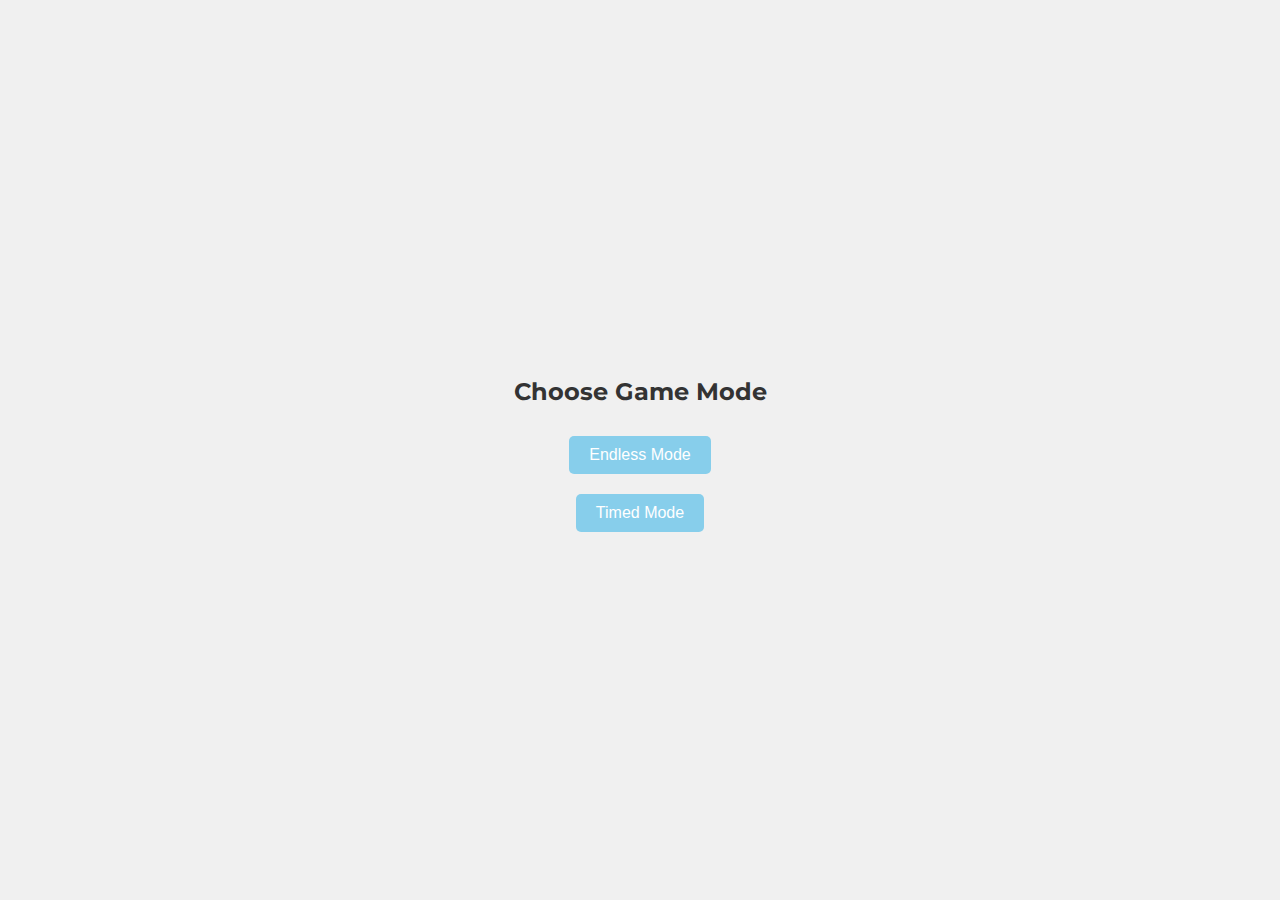
<file: games/01-Candy-Crush-Game/index.html>
<!DOCTYPE html>
<html lang="en" dir="ltr">
  <head>
    <meta charset="utf-8">
    <title>Talha - Candy Crush</title>

    <!-- 👇🏻👇🏻👇🏻👇🏻👇🏻👇🏻👇🏻👇🏻👇🏻👇🏻👇🏻👇🏻👇🏻👇🏻👇🏻👇🏻👇🏻👇🏻👇🏻👇🏻👇🏻👇🏻👇🏻👇🏻👇🏻👇🏻👇🏻👇🏻👇🏻👇🏻👇🏻👇🏻👇🏻👇🏻👇🏻👇🏻👇🏻👇🏻👇🏻👇🏻👇🏻👇🏻👇🏻-->
    <!-- Also uploaded the demo of this code in a gif : https://c.tenor.com/x8v1oNUOmg4AAAAd/tenor.gif-->
    <!-- 👆🏻👆🏻👆🏻👆🏻👆🏻👆🏻👆🏻👆🏻👆🏻👆🏻👆🏻👆🏻👆🏻👆🏻👆🏻👆🏻👆🏻👆🏻👆🏻👆🏻👆🏻👆🏻👆🏻👆🏻👆🏻👆🏻👆🏻👆🏻👆🏻👆🏻👆🏻👆🏻👆🏻👆🏻👆🏻👆🏻👆🏻👆🏻👆🏻👆🏻👆🏻👆🏻👆🏻-->

    <!-- 👇🏻👇🏻👇🏻👇🏻👇🏻👇🏻👇🏻👇🏻👇🏻👇🏻👇🏻👇🏻👇🏻👇🏻👇🏻👇🏻👇🏻👇🏻👇🏻👇🏻👇🏻👇🏻👇🏻👇🏻👇🏻👇🏻👇🏻👇🏻👇🏻👇🏻👇🏻👇🏻👇🏻👇🏻👇🏻👇🏻👇🏻👇🏻👇🏻👇🏻👇🏻👇🏻👇🏻-->
    <!-- More html-css-js Games Calculators Games Cards Elements Projects on https://www.github.com/he-is-talha --> 
    <!-- 👆🏻👆🏻👆🏻👆🏻👆🏻👆🏻👆🏻👆🏻👆🏻👆🏻👆🏻👆🏻👆🏻👆🏻👆🏻👆🏻👆🏻👆🏻👆🏻👆🏻👆🏻👆🏻👆🏻👆🏻👆🏻👆🏻👆🏻👆🏻👆🏻👆🏻👆🏻👆🏻👆🏻👆🏻👆🏻👆🏻👆🏻👆🏻👆🏻👆🏻👆🏻👆🏻👆🏻-->

    <link rel="icon" href="https://i.ibb.co/M6KTWnf/pic.jpg">

    <link rel="stylesheet" href="style.css">
    <link href="https://fonts.googleapis.com/css?family=Montserrat:300,400&display=swap" rel="stylesheet">
    <script src="script.js" charset="utf-8"></script>
  </head>
  <body>
    <!-- Mode Selection Screen -->
    <div id="modeSelection">
      <h2>Choose Game Mode</h2>
      <button id="endlessMode">Endless Mode</button>
      <button id="timedMode">Timed Mode</button>
    </div>
    <!-- Scoreboard with Timer and Change Mode Button -->
    <div class="scoreBoard">
      <h3>score</h3>
      <h1 id="score">0</h1>
      <div id="timer"></div>
      <button id="changeMode">Change Mode</button>
    </div>
    <!-- Game Grid -->
    <div class="grid"></div>
  </body>
</html>
</file>
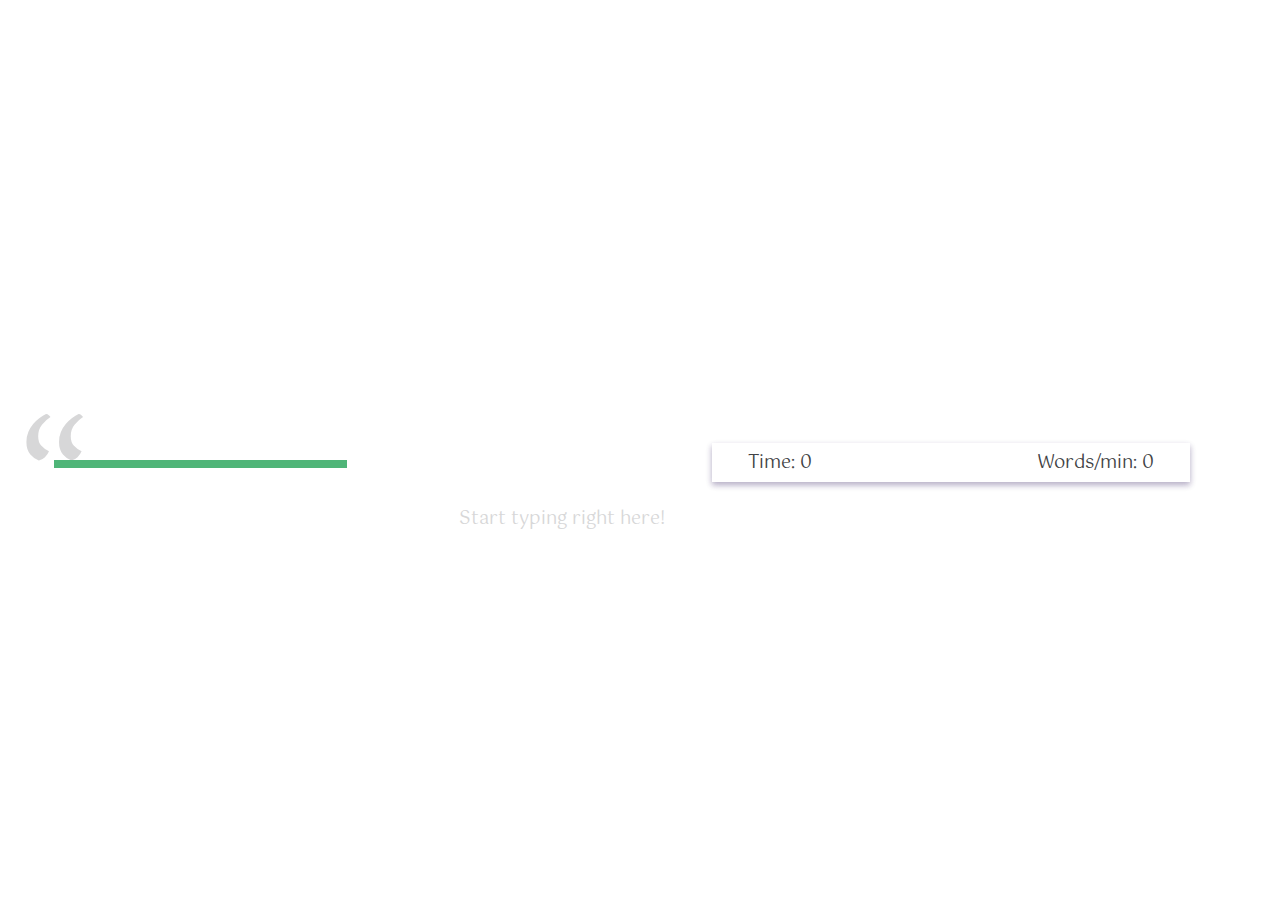
<file: games/03-Speed-Typing-Game/index.html>
<!DOCTYPE html>
<html lang="en">
  <head>
    <title>Talha - Speed Typing Test</title>
    <meta charset="UTF-8" />
    <meta name="viewport" content="width=device-width" />
    <link rel="stylesheet" href="style.css" />


    <!-- 👇🏻👇🏻👇🏻👇🏻👇🏻👇🏻👇🏻👇🏻👇🏻👇🏻👇🏻👇🏻👇🏻👇🏻👇🏻👇🏻👇🏻👇🏻👇🏻👇🏻👇🏻👇🏻👇🏻👇🏻👇🏻👇🏻👇🏻👇🏻👇🏻👇🏻👇🏻👇🏻👇🏻👇🏻👇🏻👇🏻👇🏻👇🏻👇🏻👇🏻👇🏻👇🏻👇🏻-->
    <!-- Also uploaded the demo of this code in a gif : https://c.tenor.com/x8v1oNUOmg4AAAAd/tenor.gif-->
    <!-- 👆🏻👆🏻👆🏻👆🏻👆🏻👆🏻👆🏻👆🏻👆🏻👆🏻👆🏻👆🏻👆🏻👆🏻👆🏻👆🏻👆🏻👆🏻👆🏻👆🏻👆🏻👆🏻👆🏻👆🏻👆🏻👆🏻👆🏻👆🏻👆🏻👆🏻👆🏻👆🏻👆🏻👆🏻👆🏻👆🏻👆🏻👆🏻👆🏻👆🏻👆🏻👆🏻👆🏻-->

    <!-- 👇🏻👇🏻👇🏻👇🏻👇🏻👇🏻👇🏻👇🏻👇🏻👇🏻👇🏻👇🏻👇🏻👇🏻👇🏻👇🏻👇🏻👇🏻👇🏻👇🏻👇🏻👇🏻👇🏻👇🏻👇🏻👇🏻👇🏻👇🏻👇🏻👇🏻👇🏻👇🏻👇🏻👇🏻👇🏻👇🏻👇🏻👇🏻👇🏻👇🏻👇🏻👇🏻👇🏻-->
    <!-- More html-css-js Games Calculators Games Cards Elements Projects on https://www.github.com/he-is-talha --> 
    <!-- 👆🏻👆🏻👆🏻👆🏻👆🏻👆🏻👆🏻👆🏻👆🏻👆🏻👆🏻👆🏻👆🏻👆🏻👆🏻👆🏻👆🏻👆🏻👆🏻👆🏻👆🏻👆🏻👆🏻👆🏻👆🏻👆🏻👆🏻👆🏻👆🏻👆🏻👆🏻👆🏻👆🏻👆🏻👆🏻👆🏻👆🏻👆🏻👆🏻👆🏻👆🏻👆🏻👆🏻-->

    <link rel="icon" href="https://i.ibb.co/M6KTWnf/pic.jpg">

  </head>
  <body>
    <main>
      <div class="quote-display" id="quoteDisplay"><span></span></div>
      <section class="typing">
        <hr />
        <div class="score">
          <div class="timer">
            <span class="timer__label">Time:</span>
            <span class="timer__text" id="timer">0</span>
          </div>
          <div="words-per-minute">
            <span class="words-per-minute__label">Words/min:</span>
            <span class="words-per-minute__text" id="wpm">0</span>
        </div>
        </div>
        <textarea class="quote-input" name="quoteInput" id="quoteInput" placeholder="Start typing right here!" cdkFocusInitial></textarea>
      </section>
    </main>
    <script src="script.js"></script>
  </body>
</html>
</file>
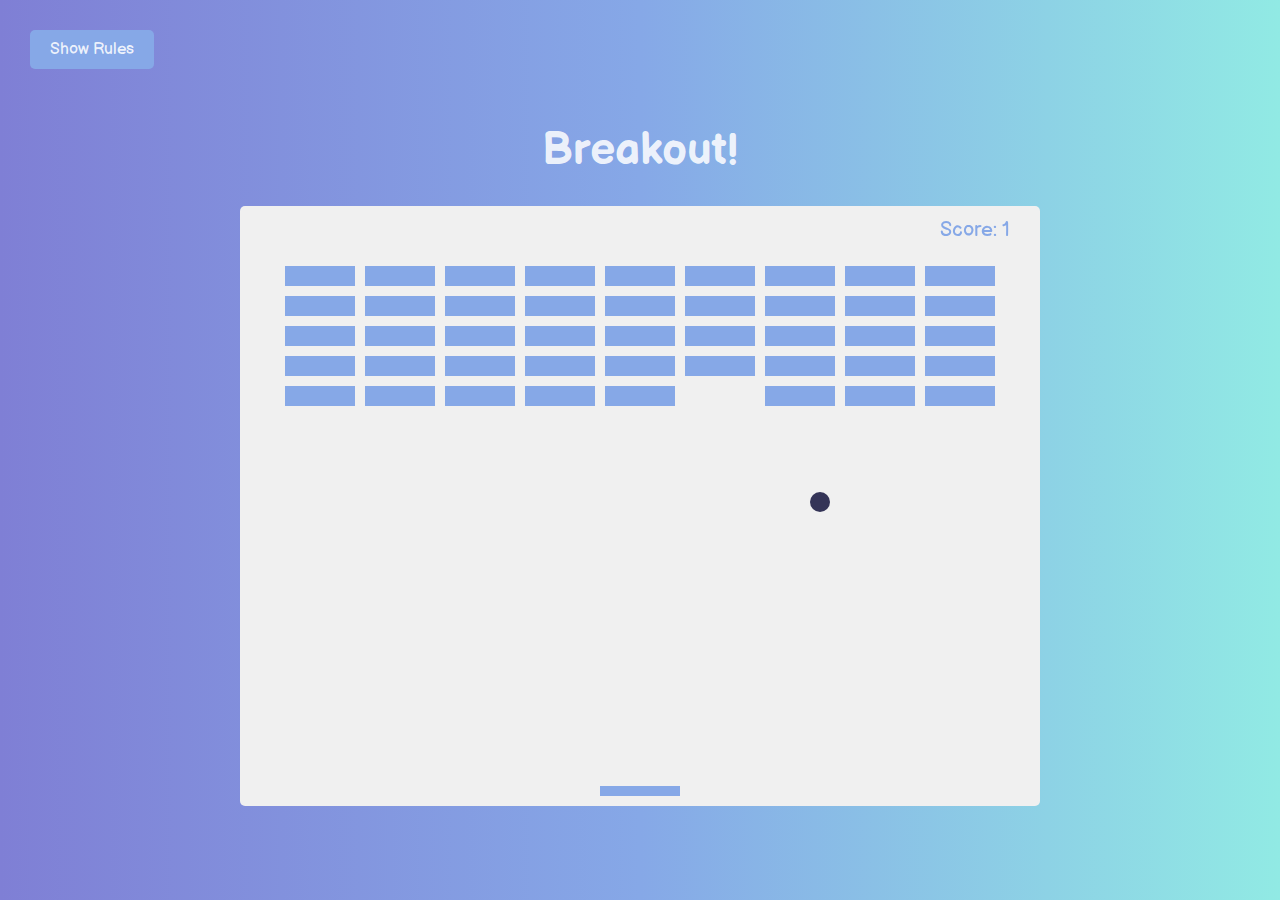
<file: games/04-Breakout-Game/index.html>
<!DOCTYPE html>
<html lang="en">
  <head>
    <meta charset="UTF-8" />
    <meta name="viewport" content="width=device-width, initial-scale=1.0" />
    <link rel="stylesheet" href="style.css" />
    <title>Talha - Breakout Game</title>
    <!-- 👇🏻👇🏻👇🏻👇🏻👇🏻👇🏻👇🏻👇🏻👇🏻👇🏻👇🏻👇🏻👇🏻👇🏻👇🏻👇🏻👇🏻👇🏻👇🏻👇🏻👇🏻👇🏻👇🏻👇🏻👇🏻👇🏻👇🏻👇🏻👇🏻👇🏻👇🏻👇🏻👇🏻👇🏻👇🏻👇🏻👇🏻👇🏻👇🏻👇🏻👇🏻👇🏻👇🏻-->
    <!-- Also uploaded the demo of this code in a gif : https://c.tenor.com/x8v1oNUOmg4AAAAd/tenor.gif-->
    <!-- 👆🏻👆🏻👆🏻👆🏻👆🏻👆🏻👆🏻👆🏻👆🏻👆🏻👆🏻👆🏻👆🏻👆🏻👆🏻👆🏻👆🏻👆🏻👆🏻👆🏻👆🏻👆🏻👆🏻👆🏻👆🏻👆🏻👆🏻👆🏻👆🏻👆🏻👆🏻👆🏻👆🏻👆🏻👆🏻👆🏻👆🏻👆🏻👆🏻👆🏻👆🏻👆🏻👆🏻-->

    <!-- 👇🏻👇🏻👇🏻👇🏻👇🏻👇🏻👇🏻👇🏻👇🏻👇🏻👇🏻👇🏻👇🏻👇🏻👇🏻👇🏻👇🏻👇🏻👇🏻👇🏻👇🏻👇🏻👇🏻👇🏻👇🏻👇🏻👇🏻👇🏻👇🏻👇🏻👇🏻👇🏻👇🏻👇🏻👇🏻👇🏻👇🏻👇🏻👇🏻👇🏻👇🏻👇🏻👇🏻-->
    <!-- More html-css-js Games Calculators Games Cards Elements Projects on https://www.github.com/he-is-talha --> 
    <!-- 👆🏻👆🏻👆🏻👆🏻👆🏻👆🏻👆🏻👆🏻👆🏻👆🏻👆🏻👆🏻👆🏻👆🏻👆🏻👆🏻👆🏻👆🏻👆🏻👆🏻👆🏻👆🏻👆🏻👆🏻👆🏻👆🏻👆🏻👆🏻👆🏻👆🏻👆🏻👆🏻👆🏻👆🏻👆🏻👆🏻👆🏻👆🏻👆🏻👆🏻👆🏻👆🏻👆🏻-->

    <link rel="icon" href="https://i.ibb.co/M6KTWnf/pic.jpg">
  </head>
  <body>
    <h1>Breakout!</h1>
    <button id="rules-btn" class="btn rules-btn">Show Rules</button>
    <div id="rules" class="rules">
      <h2>How To Play:</h2>
      <p>
        Use your right and left keys to move the paddle to bounce the ball up
        and break the blocks.
      </p>
      <p>If you miss the ball, your score and the blocks will reset.</p>
      <button id="close-btn" class="btn">Close</button>
    </div>
    <canvas id="canvas"></canvas>
    <script src="script.js"></script>
  </body>
</html>
</file>
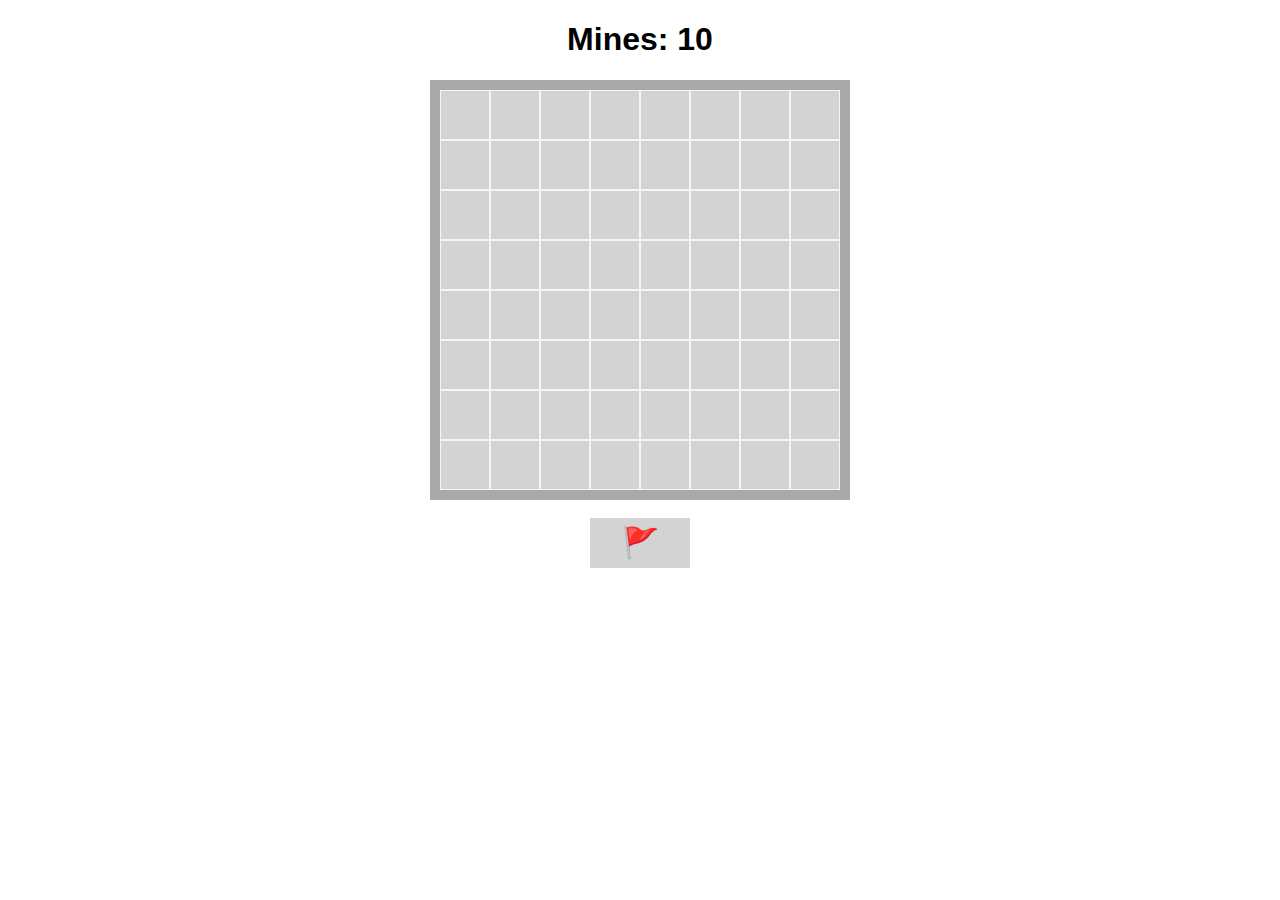
<file: games/05-Minesweeper-Game/index.html>
<!DOCTYPE html>
<html>
  <head>
    <meta charset="UTF-8" />
    <meta name="viewport" content="width=device-width, initial-scale=1.0" />
    <title>Talha - Minesweeper</title>
    <link rel="stylesheet" href="style.css" />
    <script src="script.js"></script>
    <link rel="icon" href="https://i.ibb.co/M6KTWnf/pic.jpg" />

    <!-- 👇🏻👇🏻👇🏻👇🏻👇🏻👇🏻👇🏻👇🏻👇🏻👇🏻👇🏻👇🏻👇🏻👇🏻👇🏻👇🏻👇🏻👇🏻👇🏻👇🏻👇🏻👇🏻👇🏻👇🏻👇🏻👇🏻👇🏻👇🏻👇🏻👇🏻👇🏻👇🏻👇🏻👇🏻👇🏻👇🏻👇🏻👇🏻👇🏻👇🏻👇🏻👇🏻👇🏻-->
    <!-- Also uploaded the demo of this code in a gif : https://c.tenor.com/x8v1oNUOmg4AAAAd/tenor.gif-->
    <!-- 👆🏻👆🏻👆🏻👆🏻👆🏻👆🏻👆🏻👆🏻👆🏻👆🏻👆🏻👆🏻👆🏻👆🏻👆🏻👆🏻👆🏻👆🏻👆🏻👆🏻👆🏻👆🏻👆🏻👆🏻👆🏻👆🏻👆🏻👆🏻👆🏻👆🏻👆🏻👆🏻👆🏻👆🏻👆🏻👆🏻👆🏻👆🏻👆🏻👆🏻👆🏻👆🏻👆🏻-->

    <!-- 👇🏻👇🏻👇🏻👇🏻👇🏻👇🏻👇🏻👇🏻👇🏻👇🏻👇🏻👇🏻👇🏻👇🏻👇🏻👇🏻👇🏻👇🏻👇🏻👇🏻👇🏻👇🏻👇🏻👇🏻👇🏻👇🏻👇🏻👇🏻👇🏻👇🏻👇🏻👇🏻👇🏻👇🏻👇🏻👇🏻👇🏻👇🏻👇🏻👇🏻👇🏻👇🏻👇🏻-->
    <!-- More html-css-js Games Calculators Games Cards Elements Projects on https://www.github.com/he-is-talha -->
    <!-- 👆🏻👆🏻👆🏻👆🏻👆🏻👆🏻👆🏻👆🏻👆🏻👆🏻👆🏻👆🏻👆🏻👆🏻👆🏻👆🏻👆🏻👆🏻👆🏻👆🏻👆🏻👆🏻👆🏻👆🏻👆🏻👆🏻👆🏻👆🏻👆🏻👆🏻👆🏻👆🏻👆🏻👆🏻👆🏻👆🏻👆🏻👆🏻👆🏻👆🏻👆🏻👆🏻👆🏻-->
  </head>

  <body>
    <h1>Mines: <span id="mines-count">0</span></h1>
    <div id="board"></div>
    <br />
    <button id="flag-button">🚩</button>
  </body>
</html>
</file>
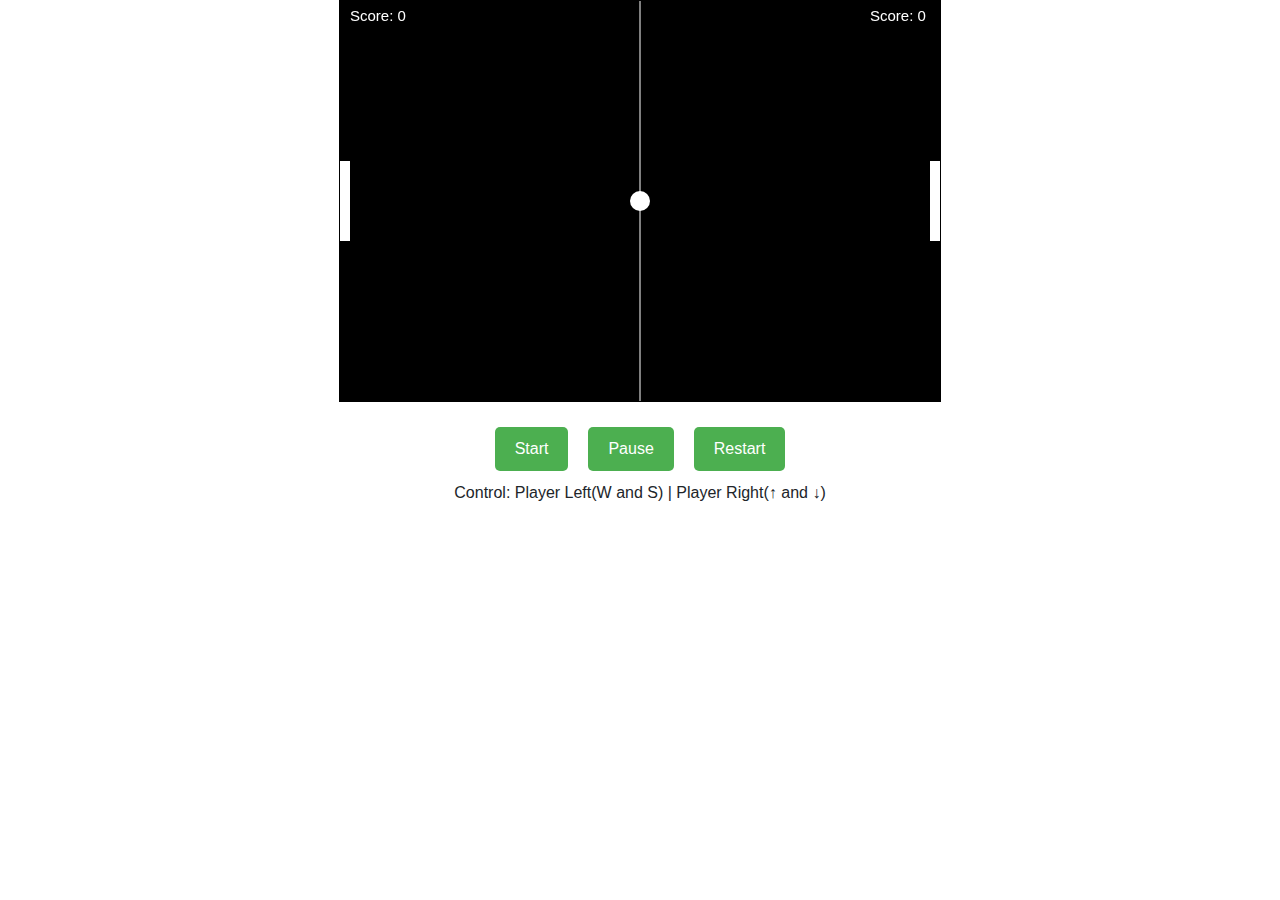
<file: games/07-Ping-Pong-Game/index.html>
<!DOCTYPE html>
<html>
  <head>
    <title>Talha - Ping Pong Game</title>
    <!-- Add the Bootstrap CSS file -->
    <link
      rel="stylesheet"
      href="https://maxcdn.bootstrapcdn.com/bootstrap/4.0.0/css/bootstrap.min.css"
    />

    <link rel="icon" href="https://i.ibb.co/M6KTWnf/pic.jpg" />

    <!-- 👇🏻👇🏻👇🏻👇🏻👇🏻👇🏻👇🏻👇🏻👇🏻👇🏻👇🏻👇🏻👇🏻👇🏻👇🏻👇🏻👇🏻👇🏻👇🏻👇🏻👇🏻👇🏻👇🏻👇🏻👇🏻👇🏻👇🏻👇🏻👇🏻👇🏻👇🏻👇🏻👇🏻👇🏻👇🏻👇🏻👇🏻👇🏻👇🏻👇🏻👇🏻👇🏻👇🏻-->
    <!-- Also uploaded the demo of this code in a gif : https://c.tenor.com/x8v1oNUOmg4AAAAd/tenor.gif-->
    <!-- 👆🏻👆🏻👆🏻👆🏻👆🏻👆🏻👆🏻👆🏻👆🏻👆🏻👆🏻👆🏻👆🏻👆🏻👆🏻👆🏻👆🏻👆🏻👆🏻👆🏻👆🏻👆🏻👆🏻👆🏻👆🏻👆🏻👆🏻👆🏻👆🏻👆🏻👆🏻👆🏻👆🏻👆🏻👆🏻👆🏻👆🏻👆🏻👆🏻👆🏻👆🏻👆🏻👆🏻-->

    <!-- 👇🏻👇🏻👇🏻👇🏻👇🏻👇🏻👇🏻👇🏻👇🏻👇🏻👇🏻👇🏻👇🏻👇🏻👇🏻👇🏻👇🏻👇🏻👇🏻👇🏻👇🏻👇🏻👇🏻👇🏻👇🏻👇🏻👇🏻👇🏻👇🏻👇🏻👇🏻👇🏻👇🏻👇🏻👇🏻👇🏻👇🏻👇🏻👇🏻👇🏻👇🏻👇🏻👇🏻-->
    <!-- More html-css-js Games Calculators Games Cards Elements Projects on https://www.github.com/he-is-talha -->
    <!-- 👆🏻👆🏻👆🏻👆🏻👆🏻👆🏻👆🏻👆🏻👆🏻👆🏻👆🏻👆🏻👆🏻👆🏻👆🏻👆🏻👆🏻👆🏻👆🏻👆🏻👆🏻👆🏻👆🏻👆🏻👆🏻👆🏻👆🏻👆🏻👆🏻👆🏻👆🏻👆🏻👆🏻👆🏻👆🏻👆🏻👆🏻👆🏻👆🏻👆🏻👆🏻👆🏻👆🏻-->

    <!-- Add the Bootstrap JavaScript file -->

    <link rel="stylesheet" href="style.css" />
    <style>
      canvas {
        border: 1px solid black;
      }
    </style>
  </head>
  <body>
    <div class="container">
      <canvas id="canvas" width="600" height="400"></canvas>
    </div>
    <div class="button">
      <button id="start-btn" class="btn">Start</button>
      <button id="pause-btn" class="btn">Pause</button>
      <button id="restart-btn" class="btn">Restart</button>
    </div>
    <p class="control">Control: Player Left(W and S) | Player Right(↑ and ↓)</p>
    <!-- Add a modal element with an ID -->
    <div class="modal" tabindex="-1" role="dialog" id="message-modal">
      <div class="modal-dialog" role="document">
        <div class="modal-content">
          <div class="modal-body">
            <h5 id="message"></h5>
          </div>
          <div class="modal-footer">
            <button
              type="button"
              id="message-modal-close"
              class="btn btn-secondary"
              data-dismiss="modal"
            >
              Close
            </button>
          </div>
        </div>
      </div>
    </div>

    <script src="https://code.jquery.com/jquery-3.6.0.min.js"></script>
    <script src="https://maxcdn.bootstrapcdn.com/bootstrap/4.0.0/js/bootstrap.min.js"></script>
    <script src="script.js"></script>
  </body>
</html>
</file>
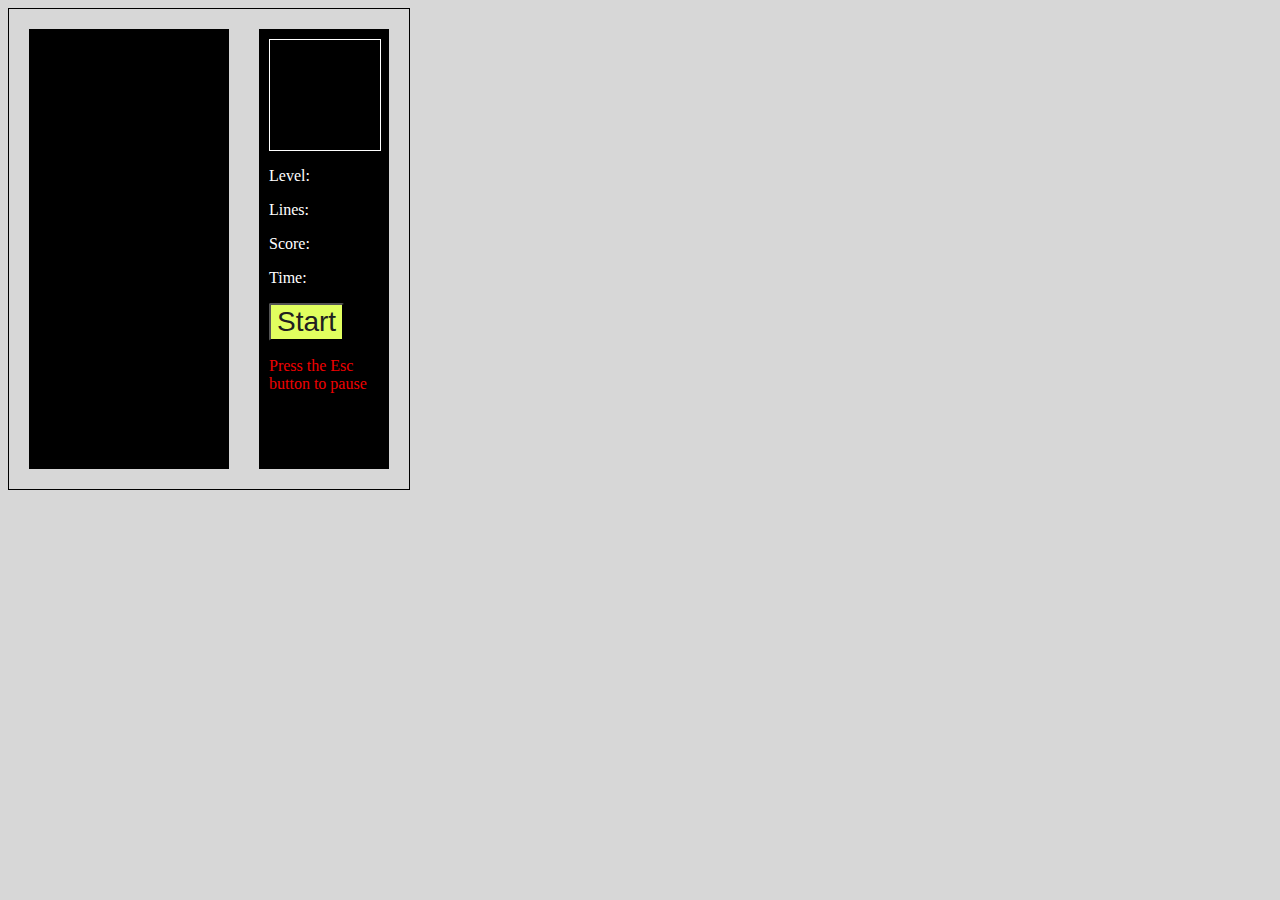
<file: games/08-Tetris-Game/index.html>
<!DOCTYPE html>
<html>
  <head>
    <title>Talha - Tetris Game</title>
    <link rel="stylesheet" type="text/css" href="style.css" />
    <link rel="icon" href="https://i.ibb.co/M6KTWnf/pic.jpg" />

    <!-- 👇🏻👇🏻👇🏻👇🏻👇🏻👇🏻👇🏻👇🏻👇🏻👇🏻👇🏻👇🏻👇🏻👇🏻👇🏻👇🏻👇🏻👇🏻👇🏻👇🏻👇🏻👇🏻👇🏻👇🏻👇🏻👇🏻👇🏻👇🏻👇🏻👇🏻👇🏻👇🏻👇🏻👇🏻👇🏻👇🏻👇🏻👇🏻👇🏻👇🏻👇🏻👇🏻👇🏻-->
    <!-- Also uploaded the demo of this code in a gif : https://c.tenor.com/x8v1oNUOmg4AAAAd/tenor.gif-->
    <!-- 👆🏻👆🏻👆🏻👆🏻👆🏻👆🏻👆🏻👆🏻👆🏻👆🏻👆🏻👆🏻👆🏻👆🏻👆🏻👆🏻👆🏻👆🏻👆🏻👆🏻👆🏻👆🏻👆🏻👆🏻👆🏻👆🏻👆🏻👆🏻👆🏻👆🏻👆🏻👆🏻👆🏻👆🏻👆🏻👆🏻👆🏻👆🏻👆🏻👆🏻👆🏻👆🏻👆🏻-->

    <!-- 👇🏻👇🏻👇🏻👇🏻👇🏻👇🏻👇🏻👇🏻👇🏻👇🏻👇🏻👇🏻👇🏻👇🏻👇🏻👇🏻👇🏻👇🏻👇🏻👇🏻👇🏻👇🏻👇🏻👇🏻👇🏻👇🏻👇🏻👇🏻👇🏻👇🏻👇🏻👇🏻👇🏻👇🏻👇🏻👇🏻👇🏻👇🏻👇🏻👇🏻👇🏻👇🏻👇🏻-->
    <!-- More html-css-js Games Calculators Games Cards Elements Projects on https://www.github.com/he-is-talha -->
    <!-- 👆🏻👆🏻👆🏻👆🏻👆🏻👆🏻👆🏻👆🏻👆🏻👆🏻👆🏻👆🏻👆🏻👆🏻👆🏻👆🏻👆🏻👆🏻👆🏻👆🏻👆🏻👆🏻👆🏻👆🏻👆🏻👆🏻👆🏻👆🏻👆🏻👆🏻👆🏻👆🏻👆🏻👆🏻👆🏻👆🏻👆🏻👆🏻👆🏻👆🏻👆🏻👆🏻👆🏻-->
  </head>
  <body>
    <div id="tetris">
      <div id="info">
        <div id="next_shape"></div>
        <p id="level">Level: <span></span></p>
        <p id="lines">Lines: <span></span></p>
        <p id="score">Score: <span></span></p>
        <p id="time">Time: <span></span></p>
        <button id="start">Start</button>
        <p class="red">Press the Esc button to pause<span></span></p>
      </div>
      <div id="canvas"></div>
    </div>
    <script type="text/javascript" src="script.js"></script>
  </body>
</html>
</file>
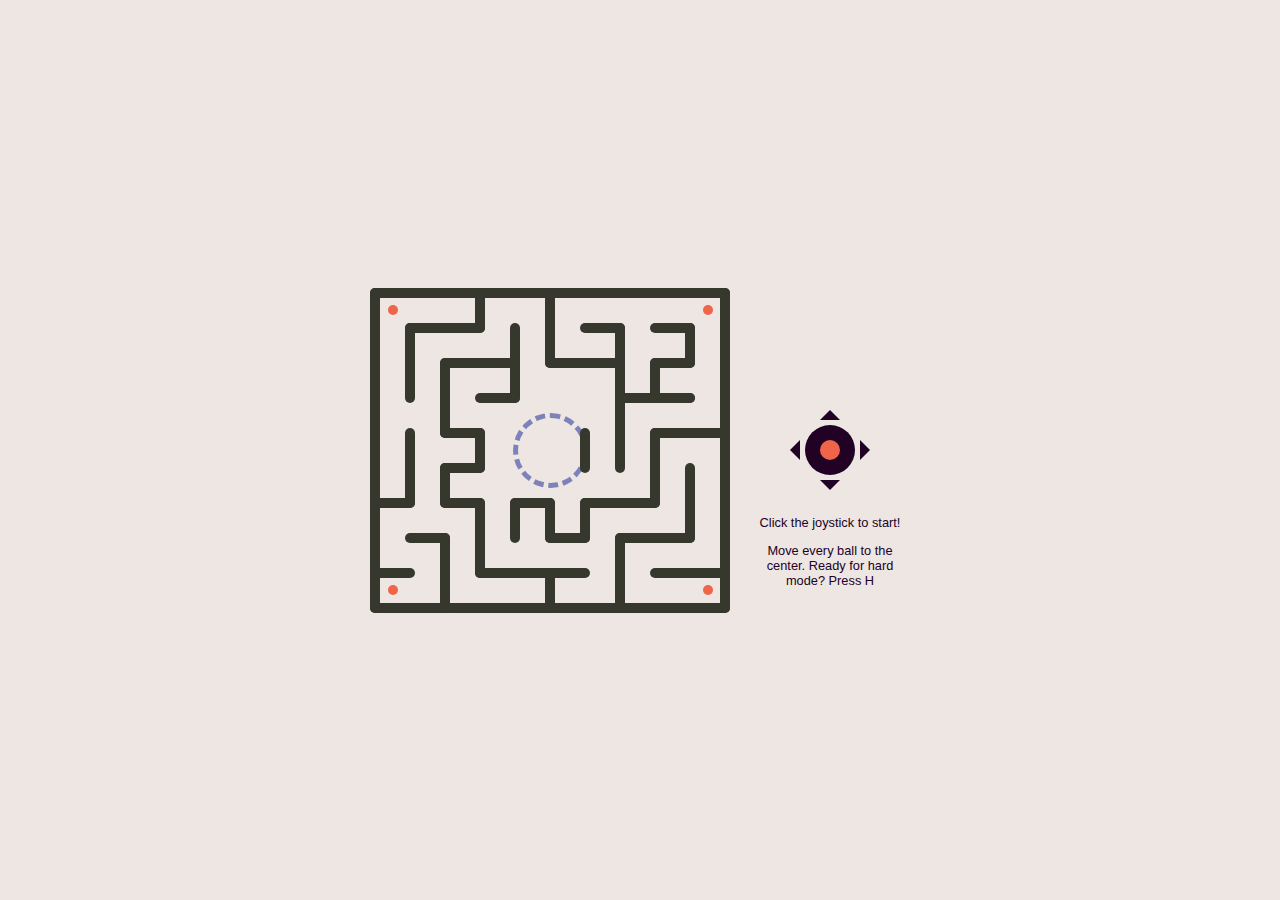
<file: games/09-Tilting-Maze-Game/index.html>
<!DOCTYPE html>
<html lang="en">
  <head>
    <title>Talha - Tilting Maze game</title>
    <meta charset="UTF-8" />
    <meta name="viewport" content="width=device-width" />
    <link rel="stylesheet" href="style.css" />
    <link rel="icon" href="https://i.ibb.co/M6KTWnf/pic.jpg" />

    <!-- 👇🏻👇🏻👇🏻👇🏻👇🏻👇🏻👇🏻👇🏻👇🏻👇🏻👇🏻👇🏻👇🏻👇🏻👇🏻👇🏻👇🏻👇🏻👇🏻👇🏻👇🏻👇🏻👇🏻👇🏻👇🏻👇🏻👇🏻👇🏻👇🏻👇🏻👇🏻👇🏻👇🏻👇🏻👇🏻👇🏻👇🏻👇🏻👇🏻👇🏻👇🏻👇🏻👇🏻-->
    <!-- Also uploaded the demo of this code in a gif : https://c.tenor.com/x8v1oNUOmg4AAAAd/tenor.gif-->
    <!-- 👆🏻👆🏻👆🏻👆🏻👆🏻👆🏻👆🏻👆🏻👆🏻👆🏻👆🏻👆🏻👆🏻👆🏻👆🏻👆🏻👆🏻👆🏻👆🏻👆🏻👆🏻👆🏻👆🏻👆🏻👆🏻👆🏻👆🏻👆🏻👆🏻👆🏻👆🏻👆🏻👆🏻👆🏻👆🏻👆🏻👆🏻👆🏻👆🏻👆🏻👆🏻👆🏻👆🏻-->

    <!-- 👇🏻👇🏻👇🏻👇🏻👇🏻👇🏻👇🏻👇🏻👇🏻👇🏻👇🏻👇🏻👇🏻👇🏻👇🏻👇🏻👇🏻👇🏻👇🏻👇🏻👇🏻👇🏻👇🏻👇🏻👇🏻👇🏻👇🏻👇🏻👇🏻👇🏻👇🏻👇🏻👇🏻👇🏻👇🏻👇🏻👇🏻👇🏻👇🏻👇🏻👇🏻👇🏻👇🏻-->
    <!-- More html-css-js Games Calculators Games Cards Elements Projects on https://www.github.com/he-is-talha -->
    <!-- 👆🏻👆🏻👆🏻👆🏻👆🏻👆🏻👆🏻👆🏻👆🏻👆🏻👆🏻👆🏻👆🏻👆🏻👆🏻👆🏻👆🏻👆🏻👆🏻👆🏻👆🏻👆🏻👆🏻👆🏻👆🏻👆🏻👆🏻👆🏻👆🏻👆🏻👆🏻👆🏻👆🏻👆🏻👆🏻👆🏻👆🏻👆🏻👆🏻👆🏻👆🏻👆🏻👆🏻-->
  </head>
  <body>
    <div id="center">
      <div id="game">
        <div id="maze">
          <div id="end"></div>
        </div>
        <div id="joystick">
          <div class="joystick-arrow"></div>
          <div class="joystick-arrow"></div>
          <div class="joystick-arrow"></div>
          <div class="joystick-arrow"></div>
          <div id="joystick-head"></div>
        </div>
        <div id="note">
          Click the joystick to start!
          <p>Move every ball to the center. Ready for hard mode? Press H</p>
        </div>
      </div>
    </div>
    <script src="script.js"></script>
  </body>
</html>
</file>
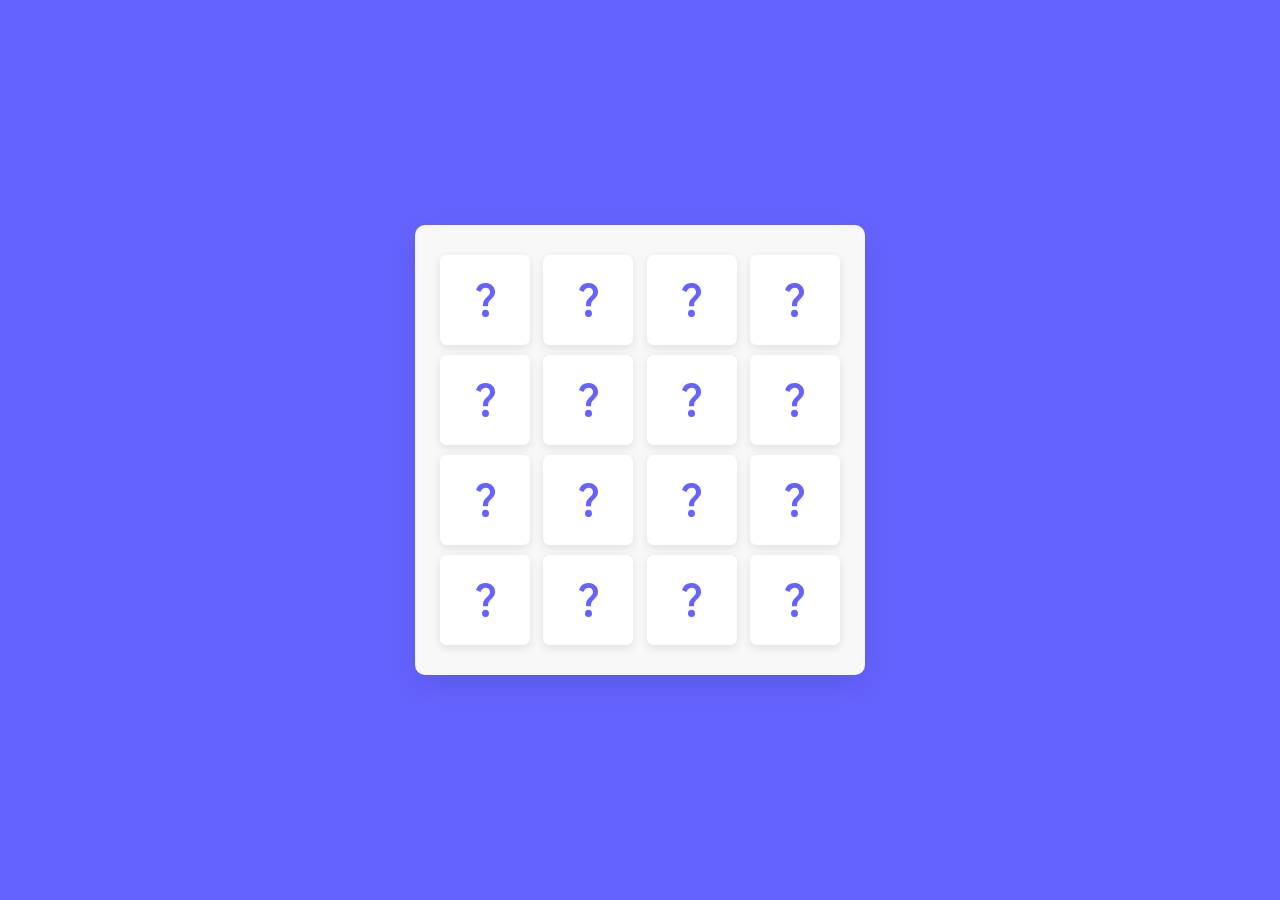
<file: games/10-Memory-Card-Game/index.html>
<!doctype html>
<html lang="en" dir="ltr"> 
 <head> 
  <meta charset="utf-8"> 
  <title>Talha - Memory Card Game</title> 

  <!-- 👇🏻👇🏻👇🏻👇🏻👇🏻👇🏻👇🏻👇🏻👇🏻👇🏻👇🏻👇🏻👇🏻👇🏻👇🏻👇🏻👇🏻👇🏻👇🏻👇🏻👇🏻👇🏻👇🏻👇🏻👇🏻👇🏻👇🏻👇🏻👇🏻👇🏻👇🏻👇🏻👇🏻👇🏻👇🏻👇🏻👇🏻👇🏻👇🏻👇🏻👇🏻👇🏻👇🏻-->
	<!-- Also uploaded the demo of this code in a gif : https://c.tenor.com/x8v1oNUOmg4AAAAd/tenor.gif-->
	<!-- 👆🏻👆🏻👆🏻👆🏻👆🏻👆🏻👆🏻👆🏻👆🏻👆🏻👆🏻👆🏻👆🏻👆🏻👆🏻👆🏻👆🏻👆🏻👆🏻👆🏻👆🏻👆🏻👆🏻👆🏻👆🏻👆🏻👆🏻👆🏻👆🏻👆🏻👆🏻👆🏻👆🏻👆🏻👆🏻👆🏻👆🏻👆🏻👆🏻👆🏻👆🏻👆🏻👆🏻-->

	<!-- 👇🏻👇🏻👇🏻👇🏻👇🏻👇🏻👇🏻👇🏻👇🏻👇🏻👇🏻👇🏻👇🏻👇🏻👇🏻👇🏻👇🏻👇🏻👇🏻👇🏻👇🏻👇🏻👇🏻👇🏻👇🏻👇🏻👇🏻👇🏻👇🏻👇🏻👇🏻👇🏻👇🏻👇🏻👇🏻👇🏻👇🏻👇🏻👇🏻👇🏻👇🏻👇🏻👇🏻-->
	<!-- More html-css-js Games Calculators Games Cards Elements Projects on https://www.github.com/he-is-talha --> 
	<!-- 👆🏻👆🏻👆🏻👆🏻👆🏻👆🏻👆🏻👆🏻👆🏻👆🏻👆🏻👆🏻👆🏻👆🏻👆🏻👆🏻👆🏻👆🏻👆🏻👆🏻👆🏻👆🏻👆🏻👆🏻👆🏻👆🏻👆🏻👆🏻👆🏻👆🏻👆🏻👆🏻👆🏻👆🏻👆🏻👆🏻👆🏻👆🏻👆🏻👆🏻👆🏻👆🏻👆🏻-->

	<link rel="icon" href="https://i.ibb.co/M6KTWnf/pic.jpg">
  <link rel="stylesheet" href="style.css"> 
  <meta name="viewport" content="width=device-width, initial-scale=1.0"> 
 </head> 
 <body> 
  <div class="wrapper"> 
   <ul class="cards"> 
    <li class="card"> 
     <div class="view front-view"> 
      <img src="images/que_icon.svg" alt="icon"> 
     </div> 
     <div class="view back-view"> 
      <img src="images/img-1.png" alt="card-img"> 
     </div> </li> 
    <li class="card"> 
     <div class="view front-view"> 
      <img src="images/que_icon.svg" alt="icon"> 
     </div> 
     <div class="view back-view"> 
      <img src="images/img-6.png" alt="card-img"> 
     </div> </li> 
    <li class="card"> 
     <div class="view front-view"> 
      <img src="images/que_icon.svg" alt="icon"> 
     </div> 
     <div class="view back-view"> 
      <img src="images/img-3.png" alt="card-img"> 
     </div> </li> 
    <li class="card"> 
     <div class="view front-view"> 
      <img src="images/que_icon.svg" alt="icon"> 
     </div> 
     <div class="view back-view"> 
      <img src="images/img-2.png" alt="card-img"> 
     </div> </li> 
    <li class="card"> 
     <div class="view front-view"> 
      <img src="images/que_icon.svg" alt="icon"> 
     </div> 
     <div class="view back-view"> 
      <img src="images/img-1.png" alt="card-img"> 
     </div> </li> 
    <li class="card"> 
     <div class="view front-view"> 
      <img src="images/que_icon.svg" alt="icon"> 
     </div> 
     <div class="view back-view"> 
      <img src="images/img-5.png" alt="card-img"> 
     </div> </li> 
    <li class="card"> 
     <div class="view front-view"> 
      <img src="images/que_icon.svg" alt="icon"> 
     </div> 
     <div class="view back-view"> 
      <img src="images/img-2.png" alt="card-img"> 
     </div> </li> 
    <li class="card"> 
     <div class="view front-view"> 
      <img src="images/que_icon.svg" alt="icon"> 
     </div> 
     <div class="view back-view"> 
      <img src="images/img-6.png" alt="card-img"> 
     </div> </li> 
    <li class="card"> 
     <div class="view front-view"> 
      <img src="images/que_icon.svg" alt="icon"> 
     </div> 
     <div class="view back-view"> 
      <img src="images/img-3.png" alt="card-img"> 
     </div> </li> 
    <li class="card"> 
     <div class="view front-view"> 
      <img src="images/que_icon.svg" alt="icon"> 
     </div> 
     <div class="view back-view"> 
      <img src="images/img-4.png" alt="card-img"> 
     </div> </li> 
    <li class="card"> 
     <div class="view front-view"> 
      <img src="images/que_icon.svg" alt="icon"> 
     </div> 
     <div class="view back-view"> 
      <img src="images/img-5.png" alt="card-img"> 
     </div> </li> 
    <li class="card"> 
     <div class="view front-view"> 
      <img src="images/que_icon.svg" alt="icon"> 
     </div> 
     <div class="view back-view"> 
      <img src="images/img-4.png" alt="card-img"> 
     </div> </li> 
    <li class="card"> 
     <div class="view front-view"> 
      <img src="images/que_icon.svg" alt="icon"> 
     </div> 
     <div class="view back-view"> 
      <img src="images/img-4.png" alt="card-img"> 
     </div> </li> 
    <li class="card"> 
     <div class="view front-view"> 
      <img src="images/que_icon.svg" alt="icon"> 
     </div> 
     <div class="view back-view"> 
      <img src="images/img-4.png" alt="card-img"> 
     </div> </li> 
    <li class="card"> 
     <div class="view front-view"> 
      <img src="images/que_icon.svg" alt="icon"> 
     </div> 
     <div class="view back-view"> 
      <img src="images/img-4.png" alt="card-img"> 
     </div> </li> 
    <li class="card"> 
     <div class="view front-view"> 
      <img src="images/que_icon.svg" alt="icon"> 
     </div> 
     <div class="view back-view"> 
      <img src="images/img-4.png" alt="card-img"> 
     </div> </li> 
   </ul> 
  </div> 
  <script src="script.js"></script> 
 
</body></html>
</file>
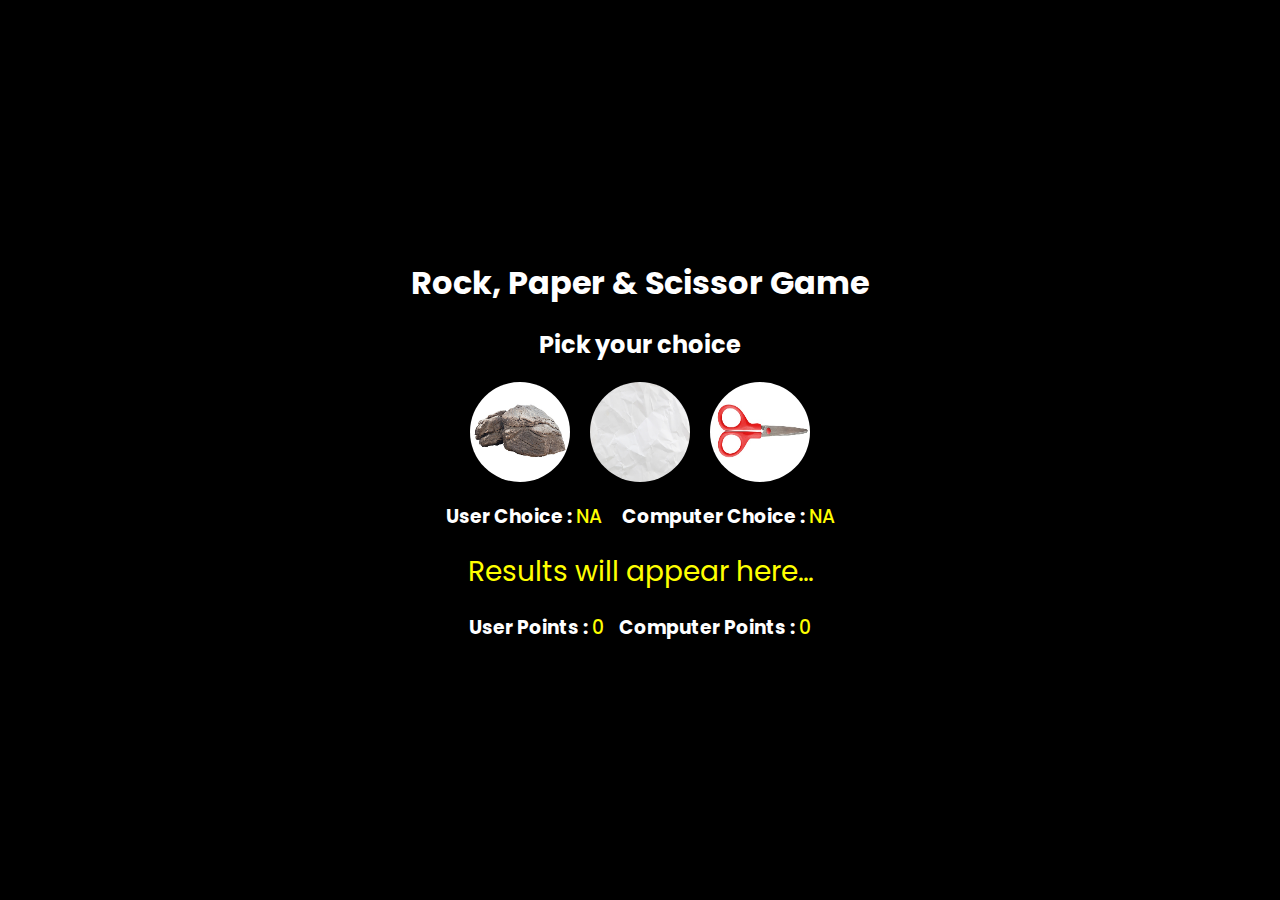
<file: games/11-Rock-Paper-Scissors/index.html>
<!DOCTYPE html>
<html lang="en">

<head>
    <meta charset="UTF-8">
    <meta http-equiv="X-UA-Compatible" content="IE=edge">
    <meta name="viewport" content="width=device-width, initial-scale=1.0">
    <title>Talha - Rock Paper & Scissor</title>

    <!-- 👇🏻👇🏻👇🏻👇🏻👇🏻👇🏻👇🏻👇🏻👇🏻👇🏻👇🏻👇🏻👇🏻👇🏻👇🏻👇🏻👇🏻👇🏻👇🏻👇🏻👇🏻👇🏻👇🏻👇🏻👇🏻👇🏻👇🏻👇🏻👇🏻👇🏻👇🏻👇🏻👇🏻👇🏻👇🏻👇🏻👇🏻👇🏻👇🏻👇🏻👇🏻👇🏻👇🏻-->
	<!-- Also uploaded the demo of this code in a gif : https://c.tenor.com/x8v1oNUOmg4AAAAd/tenor.gif-->
	<!-- 👆🏻👆🏻👆🏻👆🏻👆🏻👆🏻👆🏻👆🏻👆🏻👆🏻👆🏻👆🏻👆🏻👆🏻👆🏻👆🏻👆🏻👆🏻👆🏻👆🏻👆🏻👆🏻👆🏻👆🏻👆🏻👆🏻👆🏻👆🏻👆🏻👆🏻👆🏻👆🏻👆🏻👆🏻👆🏻👆🏻👆🏻👆🏻👆🏻👆🏻👆🏻👆🏻👆🏻-->

	<!-- 👇🏻👇🏻👇🏻👇🏻👇🏻👇🏻👇🏻👇🏻👇🏻👇🏻👇🏻👇🏻👇🏻👇🏻👇🏻👇🏻👇🏻👇🏻👇🏻👇🏻👇🏻👇🏻👇🏻👇🏻👇🏻👇🏻👇🏻👇🏻👇🏻👇🏻👇🏻👇🏻👇🏻👇🏻👇🏻👇🏻👇🏻👇🏻👇🏻👇🏻👇🏻👇🏻👇🏻-->
	<!-- More html-css-js Games Calculators Games Cards Elements Projects on https://www.github.com/he-is-talha --> 
	<!-- 👆🏻👆🏻👆🏻👆🏻👆🏻👆🏻👆🏻👆🏻👆🏻👆🏻👆🏻👆🏻👆🏻👆🏻👆🏻👆🏻👆🏻👆🏻👆🏻👆🏻👆🏻👆🏻👆🏻👆🏻👆🏻👆🏻👆🏻👆🏻👆🏻👆🏻👆🏻👆🏻👆🏻👆🏻👆🏻👆🏻👆🏻👆🏻👆🏻👆🏻👆🏻👆🏻👆🏻-->

	<link rel="icon" href="https://i.ibb.co/M6KTWnf/pic.jpg">
    <link rel="stylesheet" href="style.css">
</head>

<body>

    <div class="container">
        <h1>Rock, Paper & Scissor Game</h1>
        <h2>Pick your choice</h2>
        <div class="choices">
            <img src="images/rock.jpg" alt="rock" id="rock">
            <img src="images/paper.jpg" alt="paper" id="paper">
            <img src="images/scissor.jpg" alt="scissor" id="scissor">
        </div>
        <div class="both-choices">
            <h3>User Choice : <span class="user-choice">NA</span></h3>
            <h3>Computer Choice : <span class="computer-choice">NA</span></h3>
        </div>
        <p class="result">Results will appear here...</p>
        <div class="points">
            <h3>User Points : <span class="user-points">0</span></h3>
            <h3>Computer Points : <span class="computer-points">0</span></h3>
        </div>
    </div>

    <script src="index.js"></script>
</body>

</html>
</file>
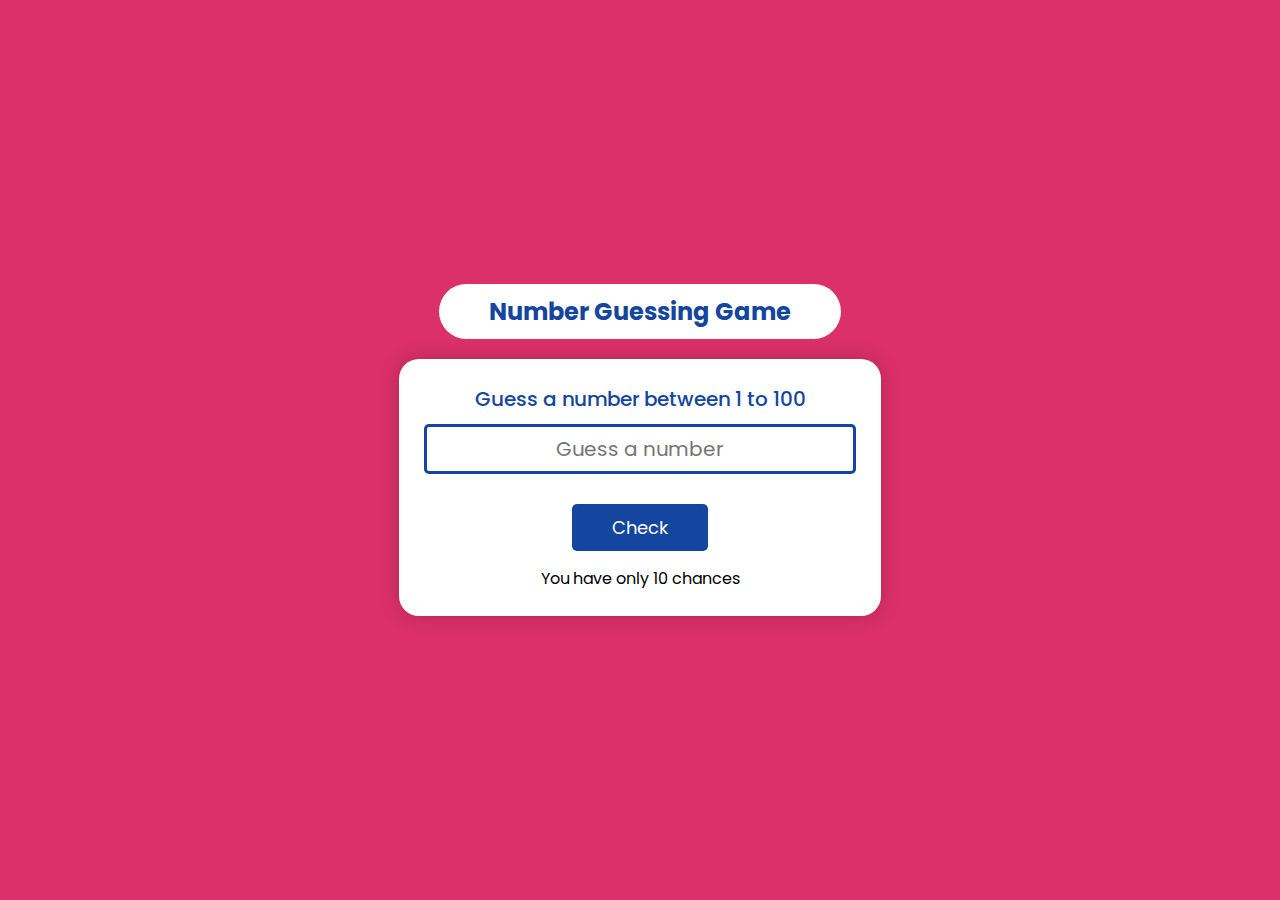
<file: games/12-Type-Number-Guessing-Game/index.html>
<!DOCTYPE html>
<html lang="en">

<head>
    <meta charset="UTF-8">
    <meta http-equiv="X-UA-Compatible" content="IE=edge">
    <meta name="viewport" content="width=device-width, initial-scale=1.0">
    <title>Talha - Number Guessing Game</title>

    <!-- 👇🏻👇🏻👇🏻👇🏻👇🏻👇🏻👇🏻👇🏻👇🏻👇🏻👇🏻👇🏻👇🏻👇🏻👇🏻👇🏻👇🏻👇🏻👇🏻👇🏻👇🏻👇🏻👇🏻👇🏻👇🏻👇🏻👇🏻👇🏻👇🏻👇🏻👇🏻👇🏻👇🏻👇🏻👇🏻👇🏻👇🏻👇🏻👇🏻👇🏻👇🏻👇🏻👇🏻-->
	<!-- Also uploaded the demo of this code in a gif : https://c.tenor.com/x8v1oNUOmg4AAAAd/tenor.gif-->
	<!-- 👆🏻👆🏻👆🏻👆🏻👆🏻👆🏻👆🏻👆🏻👆🏻👆🏻👆🏻👆🏻👆🏻👆🏻👆🏻👆🏻👆🏻👆🏻👆🏻👆🏻👆🏻👆🏻👆🏻👆🏻👆🏻👆🏻👆🏻👆🏻👆🏻👆🏻👆🏻👆🏻👆🏻👆🏻👆🏻👆🏻👆🏻👆🏻👆🏻👆🏻👆🏻👆🏻👆🏻-->

	<!-- 👇🏻👇🏻👇🏻👇🏻👇🏻👇🏻👇🏻👇🏻👇🏻👇🏻👇🏻👇🏻👇🏻👇🏻👇🏻👇🏻👇🏻👇🏻👇🏻👇🏻👇🏻👇🏻👇🏻👇🏻👇🏻👇🏻👇🏻👇🏻👇🏻👇🏻👇🏻👇🏻👇🏻👇🏻👇🏻👇🏻👇🏻👇🏻👇🏻👇🏻👇🏻👇🏻👇🏻-->
	<!-- More html-css-js Games Calculators Games Cards Elements Projects on https://www.github.com/he-is-talha --> 
	<!-- 👆🏻👆🏻👆🏻👆🏻👆🏻👆🏻👆🏻👆🏻👆🏻👆🏻👆🏻👆🏻👆🏻👆🏻👆🏻👆🏻👆🏻👆🏻👆🏻👆🏻👆🏻👆🏻👆🏻👆🏻👆🏻👆🏻👆🏻👆🏻👆🏻👆🏻👆🏻👆🏻👆🏻👆🏻👆🏻👆🏻👆🏻👆🏻👆🏻👆🏻👆🏻👆🏻👆🏻-->

	<link rel="icon" href="https://i.ibb.co/M6KTWnf/pic.jpg">

    <link rel="stylesheet" href="style.css">
</head>

<body>

    <h1>Number Guessing Game</h1>
    <div class="container">
        <h2 class="heading">Guess a number between 1 to 100</h2>
        <input type="number" placeholder="Guess a number" />
        <p class="guess"></p>
        <button class="checkBtn">Check</button>
        <p class="chances">You have only <span class="chance">10</span> chances</p>
    </div>

    <script src="index.js"></script>
</body>

</html>
</file>
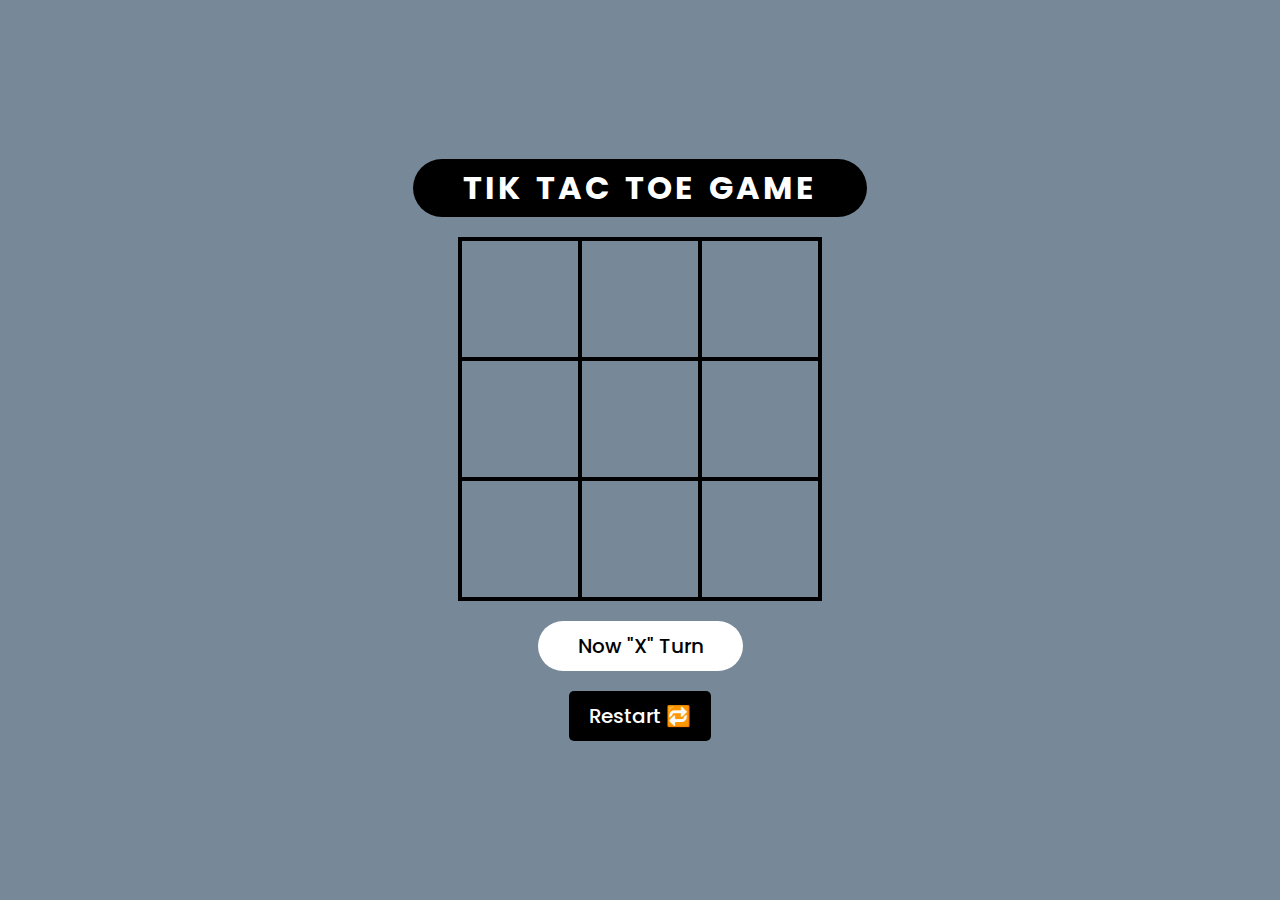
<file: games/13-Tic-Tac-Toe/index.html>
<!DOCTYPE html>
<html lang="en">

<head>
    <meta charset="UTF-8">
    <meta http-equiv="X-UA-Compatible" content="IE=edge">
    <meta name="viewport" content="width=device-width, initial-scale=1.0">
    <title>Talha - Tic Tac Toe</title>

    <!-- 👇🏻👇🏻👇🏻👇🏻👇🏻👇🏻👇🏻👇🏻👇🏻👇🏻👇🏻👇🏻👇🏻👇🏻👇🏻👇🏻👇🏻👇🏻👇🏻👇🏻👇🏻👇🏻👇🏻👇🏻👇🏻👇🏻👇🏻👇🏻👇🏻👇🏻👇🏻👇🏻👇🏻👇🏻👇🏻👇🏻👇🏻👇🏻👇🏻👇🏻👇🏻👇🏻👇🏻-->
	<!-- Also uploaded the demo of this code in a gif : https://c.tenor.com/x8v1oNUOmg4AAAAd/tenor.gif-->
	<!-- 👆🏻👆🏻👆🏻👆🏻👆🏻👆🏻👆🏻👆🏻👆🏻👆🏻👆🏻👆🏻👆🏻👆🏻👆🏻👆🏻👆🏻👆🏻👆🏻👆🏻👆🏻👆🏻👆🏻👆🏻👆🏻👆🏻👆🏻👆🏻👆🏻👆🏻👆🏻👆🏻👆🏻👆🏻👆🏻👆🏻👆🏻👆🏻👆🏻👆🏻👆🏻👆🏻👆🏻-->

	<!-- 👇🏻👇🏻👇🏻👇🏻👇🏻👇🏻👇🏻👇🏻👇🏻👇🏻👇🏻👇🏻👇🏻👇🏻👇🏻👇🏻👇🏻👇🏻👇🏻👇🏻👇🏻👇🏻👇🏻👇🏻👇🏻👇🏻👇🏻👇🏻👇🏻👇🏻👇🏻👇🏻👇🏻👇🏻👇🏻👇🏻👇🏻👇🏻👇🏻👇🏻👇🏻👇🏻👇🏻-->
	<!-- More html-css-js Games Calculators Games Cards Elements Projects on https://www.github.com/he-is-talha --> 
	<!-- 👆🏻👆🏻👆🏻👆🏻👆🏻👆🏻👆🏻👆🏻👆🏻👆🏻👆🏻👆🏻👆🏻👆🏻👆🏻👆🏻👆🏻👆🏻👆🏻👆🏻👆🏻👆🏻👆🏻👆🏻👆🏻👆🏻👆🏻👆🏻👆🏻👆🏻👆🏻👆🏻👆🏻👆🏻👆🏻👆🏻👆🏻👆🏻👆🏻👆🏻👆🏻👆🏻👆🏻-->

	<link rel="icon" href="https://i.ibb.co/M6KTWnf/pic.jpg">
    <link rel="stylesheet" href="style.css">
</head>

<body>
    <h1>Tik Tac Toe Game</h1>
    <div class="container">
        <div data-index="0" class="box"></div>
        <div data-index="1" class="box"></div>
        <div data-index="2" class="box"></div>
        <div data-index="3" class="box"></div>
        <div data-index="4" class="box"></div>
        <div data-index="5" class="box"></div>
        <div data-index="6" class="box"></div>
        <div data-index="7" class="box"></div>
        <div data-index="8" class="box"></div>
    </div>
    <div class="status"></div>
    <button class="restartBtn">Restart 🔁</button>

    <script src="index.js"></script>
</body>

</html>
</file>
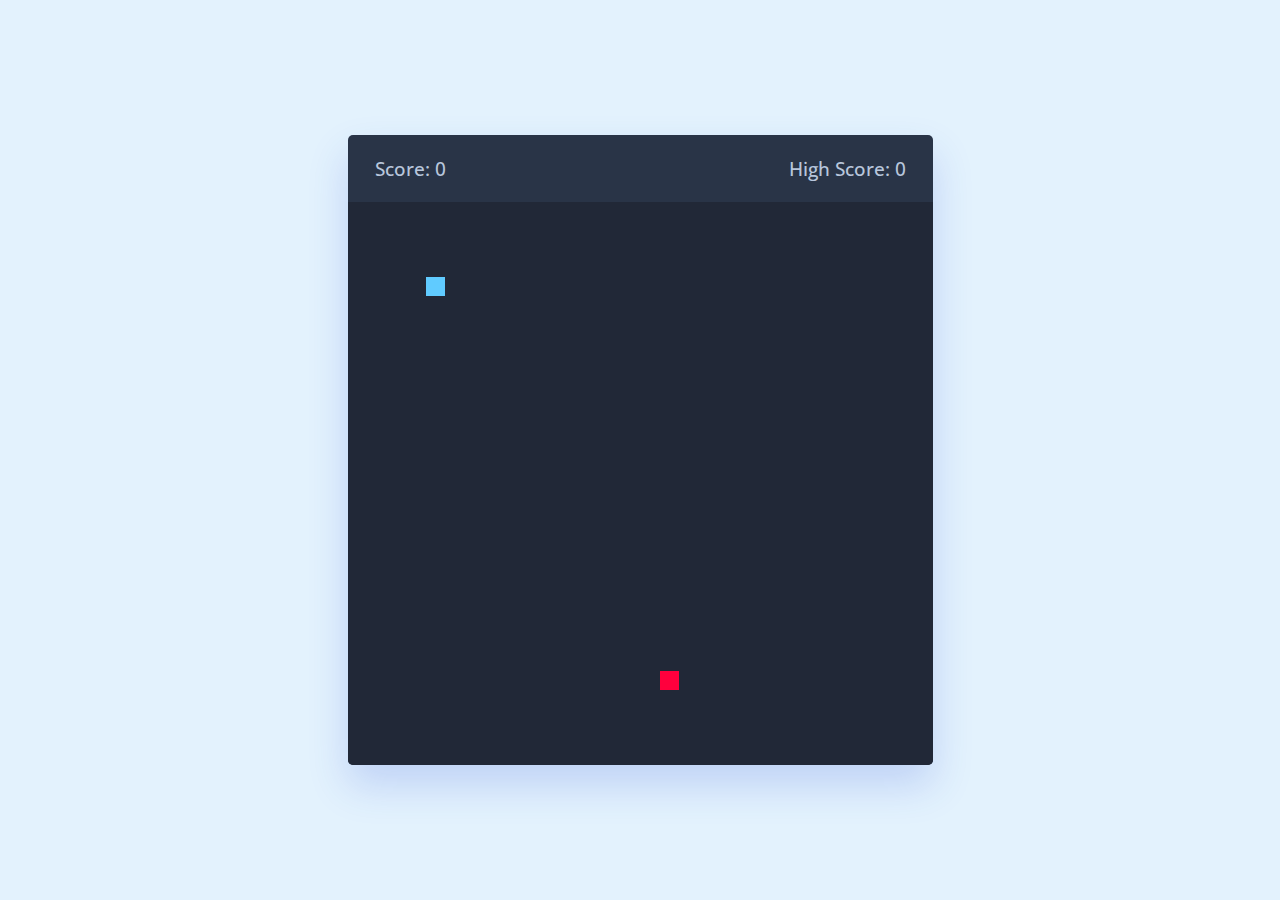
<file: games/14-Snake-Game/index.html>
<!doctype html>
<html lang="en" dir="ltr">
  <head>
    <meta charset="utf-8">
    <title>Talha - Snake Game</title>

    <!-- 👇🏻👇🏻👇🏻👇🏻👇🏻👇🏻👇🏻👇🏻👇🏻👇🏻👇🏻👇🏻👇🏻👇🏻👇🏻👇🏻👇🏻👇🏻👇🏻👇🏻👇🏻👇🏻👇🏻👇🏻👇🏻👇🏻👇🏻👇🏻👇🏻👇🏻👇🏻👇🏻👇🏻👇🏻👇🏻👇🏻👇🏻👇🏻👇🏻👇🏻👇🏻👇🏻👇🏻-->
    <!-- Also uploaded the demo of this code in a gif : https://c.tenor.com/x8v1oNUOmg4AAAAd/tenor.gif-->
    <!-- 👆🏻👆🏻👆🏻👆🏻👆🏻👆🏻👆🏻👆🏻👆🏻👆🏻👆🏻👆🏻👆🏻👆🏻👆🏻👆🏻👆🏻👆🏻👆🏻👆🏻👆🏻👆🏻👆🏻👆🏻👆🏻👆🏻👆🏻👆🏻👆🏻👆🏻👆🏻👆🏻👆🏻👆🏻👆🏻👆🏻👆🏻👆🏻👆🏻👆🏻👆🏻👆🏻👆🏻-->

    <!-- 👇🏻👇🏻👇🏻👇🏻👇🏻👇🏻👇🏻👇🏻👇🏻👇🏻👇🏻👇🏻👇🏻👇🏻👇🏻👇🏻👇🏻👇🏻👇🏻👇🏻👇🏻👇🏻👇🏻👇🏻👇🏻👇🏻👇🏻👇🏻👇🏻👇🏻👇🏻👇🏻👇🏻👇🏻👇🏻👇🏻👇🏻👇🏻👇🏻👇🏻👇🏻👇🏻👇🏻-->
    <!-- More html-css-js Games Calculators Games Cards Elements Projects on https://www.github.com/he-is-talha --> 
    <!-- 👆🏻👆🏻👆🏻👆🏻👆🏻👆🏻👆🏻👆🏻👆🏻👆🏻👆🏻👆🏻👆🏻👆🏻👆🏻👆🏻👆🏻👆🏻👆🏻👆🏻👆🏻👆🏻👆🏻👆🏻👆🏻👆🏻👆🏻👆🏻👆🏻👆🏻👆🏻👆🏻👆🏻👆🏻👆🏻👆🏻👆🏻👆🏻👆🏻👆🏻👆🏻👆🏻👆🏻-->

    <link rel="icon" href="https://i.ibb.co/M6KTWnf/pic.jpg">

    <link rel="stylesheet" href="style.css">
    <meta name="viewport" content="width=device-width, initial-scale=1.0">
    <link rel="stylesheet" href="https://cdnjs.cloudflare.com/ajax/libs/font-awesome/6.3.0/css/all.min.css">
    <script src="script.js" defer></script>
  </head>
  <body>
 
    <div class="wrapper">
      <div class="game-details">
        <span class="score">Score: 0</span>
        <span class="high-score">High Score: 0</span>
      </div>
      <div class="play-board"></div>
      <div class="controls">
        <i data-key="ArrowLeft" class="fa-solid fa-arrow-left-long"></i>
        <i data-key="ArrowUp" class="fa-solid fa-arrow-up-long"></i>
        <i data-key="ArrowRight" class="fa-solid fa-arrow-right-long"></i>
        <i data-key="ArrowDown" class="fa-solid fa-arrow-down-long"></i>
      </div>
    </div>

  
</body></html>
</file>
<file: games/01-Candy-Crush-Game/style.css>
/* General Styling */
body {
  background-image: url('https://raw.githubusercontent.com/arpit456jain/Amazing-Js-Projects/master/Candy%20Crush/utils/bg.png');
  display: flex;
  justify-content: center;
  align-items: center;
  min-height: 100vh;
  font-family: 'Montserrat', sans-serif;
  color: #85796b;
}

.grid {
  display: flex;
  flex-wrap: wrap;
  height: 560px;
  width: 560px;
  background-color: rgba(109, 127, 151, 0.5);
  padding: 5px;
  border-radius: 10px;
  box-shadow: 0 2px 4px rgba(0, 0, 0, 0.5) inset, 0 1px 0 #fff;
  margin-left: 80px;
  margin-top: 50px;
}

.grid div {
  height: 70px;
  width: 70px;
  background-size: cover;
  background-position: center;
  border-radius: 5px;
  transition: transform 0.2s ease; /* Smooth animation for interactions */
}

/* Hover effect for interactivity */
.grid div:hover {
    transform: scale(1.05); /* Slightly enlarge on hover */
}

/* Scoreboard Styling */
.scoreBoard {
  background-color: cyan;
  border-radius: 20px;
  margin-top: 200px;
  margin-left: 200px;
  width: auto;
  height: 120px;
  padding: 20px;
  display: flex;
  flex-direction: column;
  justify-content: space-between;
  align-items: center;
  text-align: center;
  color: #85796b;
}

h3, h1 {
  font-family: 'Montserrat', sans-serif;
  text-transform: uppercase;
  margin: 0;
}

h1 {
  margin-top: -10px;
}

.grid div:hover {
    transform: scale(1.05); /* Slightly enlarge on hover */
}

/* Mode Selection Styling */
#modeSelection {
  display: flex;
  flex-direction: column;
  align-items: center;
  justify-content: center;
  height: 100vh;
  background-color: #f0f0f0;
  font-family: 'Montserrat', sans-serif;
  position: absolute;
  top: 0;
  left: 0;
  width: 100%;
  z-index: 10;
}

#modeSelection h2 {
  margin-bottom: 20px;
  color: #333;
}

#modeSelection button {
  margin: 10px;
  padding: 10px 20px;
  font-size: 16px;
  cursor: pointer;
  background-color: #87ceeb;
  border: none;
  border-radius: 5px;
  color: white;
}

/* Timer and Change Mode Button */
#timer {
  font-size: 18px;
  margin-top: 10px;
}

#changeMode {
  margin-top: 10px;
  padding: 5px 10px;
  background-color: #ff6347;
  color: white;
  border: none;
  border-radius: 5px;
  cursor: pointer;
}

/* Initially Hide Game Elements */
.grid, .scoreBoard {
  display: none;
}
</file>
<file: games/03-Speed-Typing-Game/style.css>
@import url(https://fonts.googleapis.com/css?family=Gotu);
*,
*::before,
*::after {
  margin: 0;
  padding: 0;
  box-sizing: border-box;
  font-family: "Gotu", sans-serif;
  font-weight: normal;
  font-size: 18px;
}

body {
  width: 100vw;
  height: 100vh;
  background: #fff;
  color: #414244;
}

main {
  display: grid;
  grid-template-rows: repeat(2, 1fr);
  width: 100%;
  height: 100%;
  padding: 3rem;
}

.quote-display {
  position: relative;
  grid-row: 1/2;
  align-self: end;
}
.quote-display span {
  font-size: 2.25rem;
  font-weight: 800;
  line-height: 1.4;
  letter-spacing: 0.1rem;
}
.quote-display::before {
  content: open-quote;
  position: absolute;
  top: -5rem;
  left: -2rem;
  z-index: -1;
  font-size: 10rem;
  color: #d7d7d8;
}

.typing {
  position: relative;
  grid-row: 2/-1;
  display: grid;
  grid-template-columns: 33% auto 2rem auto 2rem;
  align-items: start;
  width: 100%;
  height: 100%;
}
.typing:hover hr {
  width: 75%;
}

hr {
  grid-column: 1/-1;
  margin-top: 1rem;
  border: 0.25rem solid #4fb578;
  width: 25%;
  transition: width 300ms ease-in-out;
  outline: 0;
}

.score {
  position: relative;
  grid-column: 3/-2;
  display: flex;
  justify-content: space-between;
  z-index: 2;
  width: 100%;
  margin-top: -1.375rem;
  margin-bottom: -1rem;
  background: #fff;
  padding: 0.25rem 2rem;
  box-shadow: 0 3px 6px rgba(52, 31, 97, 0.16), 0 3px 6px rgba(52, 31, 97, 0.23);
}

.quote-input {
  grid-column: 2/-1;
  height: calc(50vh - 4rem);
  width: 100%;
  padding: 0 1rem;
  padding-top: 2rem;
  background: #fff;
  border: 0;
  border-radius: 0.2rem;
  resize: none;
  outline: none;
  transition: border 300ms ease-in-out;
}
.quote-input::placeholder {
  color: #d7d7d8;
  transition: color 300ms ease-in-out;
}
.quote-input:hover::placeholder {
  color: #4fb578;
}

.right {
  color: #4fb578;
}

.wrong {
  color: #b55648;
  text-decoration: line-through;
}

.halp {
  position: relative;
  border-color: #b55648;
  animation: glitch 300ms;
}

@keyframes glitch {
  0% {
    transform: translateY(-2%);
    border-color: #414244;
    box-shadow: -1.5px 2.5px #4fa5b5;
  }
  15% {
    transform: translateY(5%);
    box-shadow: 2px -1px #d87dbb;
  }
  45% {
    border-color: #d7d7d8;
    box-shadow: 0.5px -2px #d7d7d8;
  }
  85% {
    border-color: #b55648;
    box-shadow: 1px -1.5px #d87dbb;
  }
  100% {
    transform: translateX(-1%);
    box-shadow: -0.5px 0.5px #4fa5b5;
  }
}
</file>
<file: games/04-Breakout-Game/style.css>
@import url("https://fonts.googleapis.com/css2?family=Balsamiq+Sans:wght@400;700&display=swap");

:root {
  --background-color: #7f7fd5;
  --background-secondary-color: #91eae4;
  --canvas-color: #f0f0f0;
  --text-color: rgba(255, 255, 255, 0.87);
  --sidebar-color: #343457;
  --button-color: #86a8e7;
  --hover-color: #7db3e3;
}

* {
  box-sizing: border-box;
}

body {
  background-color: var(--background-color);
  background: linear-gradient(
    to right,
    var(--background-color),
    var(--button-color),
    var(--background-secondary-color)
  );
  font-family: "Balsamiq Sans", cursive;
  display: flex;
  flex-direction: column;
  align-items: center;
  justify-content: center;
  min-height: 100vh;
  margin: 0;
}

h1 {
  font-size: 2.75rem;
  color: var(--text-color);
}

canvas {
  background-color: var(--canvas-color);
  display: block;
  border-radius: 5px;
  width: 800px;
  max-width: 96%;
}

.btn {
  cursor: pointer;
  border: 0;
  padding: 0.625rem 1.25rem;
  background-color: var(--button-color);
  color: var(--text-color);
  border-radius: 5px;
  font-family: inherit;
  font-size: 1rem;
}

.btn:focus {
  outline: 0;
}

.btn:hover {
  background-color: var(--hover-color);
}

.btn:active {
  transform: scale(0.98);
}

.rules-btn {
  position: absolute;
  top: 1.875rem;
  left: 1.875rem;
}

.rules {
  position: absolute;
  top: 0;
  left: 0;
  background-color: var(--sidebar-color);
  color: var(--text-color);
  min-height: 100vh;
  width: 400px;
  padding: 3rem;
  line-height: 1.5;
  transform: translateX(-400px);
  transition: transform 1s ease-in-out;
}

.rules.show {
  transform: translateX(0);
}
</file>
<file: games/05-Minesweeper-Game/style.css>
body {
  font-family: Arial, Helvetica, sans-serif;
  font-weight: bold;
  text-align: center;
}

#board {
  width: 400px;
  height: 400px;
  border: 10px solid darkgray;
  background-color: lightgray;

  margin: 0 auto;
  display: flex;
  flex-wrap: wrap;
}

#board div {
  width: 48px;
  height: 48px;
  border: 1px solid whitesmoke;

  /* text */
  font-size: 30px;
  display: flex;
  justify-content: center;
  align-items: center;
}

.tile-clicked {
  background-color: darkgrey;
}

.x1 {
  color: blue;
}

.x2 {
  color: green;
}

.x3 {
  color: red;
}

.x4 {
  color: navy;
}

.x5 {
  color: brown;
}

.x6 {
  color: teal;
}

.x7 {
  color: black;
}

.x8 {
  color: gray;
}

#flag-button {
  width: 100px;
  height: 50px;
  font-size: 30px;
  background-color: lightgray;
  border: none;
}
</file>
<file: games/07-Ping-Pong-Game/style.css>
.container {
  display: flex;
  flex-direction: column;
  align-items: center;
  justify-content: center;
}

.button {
  display: flex;
  justify-content: center;
  margin-top: 15px;
}

.btn {
  background-color: #4caf50;
  border: none;
  color: white;
  padding: 10px 20px;
  text-align: center;
  text-decoration: none;
  display: inline-block;
  font-size: 16px;
  margin: 10px;
  cursor: pointer;
  border-radius: 5px;
}

.btn:hover {
  background-color: #3e8e41;
}

.control {
  text-align: center;
}

canvas {
  background: #000;
}
</file>
<file: games/08-Tetris-Game/style.css>
body {
  overflow: hidden;
  background: #d7d7d7;
}
#tetris {
  width: 360px;
  border: 1px solid black;
  padding: 20px;
}
#canvas {
  width: 200px;
  height: 440px;
  background-color: #000;
  position: relative;
  color: #fff;
}
#canvas h1 {
  margin: 0;
  padding: 0;
  text-align: center;
  font-size: 30px;
  padding-top: 200px;
}
.piece {
  border: 1px solid white;
  position: absolute;
}

#start {
  animation: blink 0.7s steps(2, start) infinite;
  background: #e1ff5f;
  border-radius: 2px;
  color: #202020;
  cursor: pointer;
  font-size: 28px;
}

@keyframes blink {
  to {
    outline: #e1ff5f solid 1px;
  }
}

.red {
  color: #f00000;
}

.square {
  position: absolute;
  width: 19px;
  height: 19px;
  border: 1px solid white;
}
.type0 {
  background-color: #a000f0;
}
.type1 {
  background-color: #00f0f0;
}
.type2 {
  background-color: #f0a000;
}
.type3 {
  background-color: #0000f0;
}
.type4 {
  background-color: #00f000;
}
.type5 {
  background-color: #f00000;
}
.type6 {
  background-color: #f0f000;
}
#next_shape {
  position: relative;
  background-color: #000;
  border: 1px solid white;
  width: 110px;
  height: 110px;
}
#info {
  background-color: #000;
  color: #fff;
  float: right;
  width: 110px;
  height: 420px;
  padding: 10px;
}
</file>
<file: games/09-Tilting-Maze-Game/style.css>
body {
  --background-color: #ede6e3;
  --wall-color: #36382e;
  --joystick-color: #210124;
  --joystick-head-color: #f06449;
  --ball-color: #f06449;
  --end-color: #7d82b8;
  --text-color: #210124;

  font-family: "Segoe UI", Tahoma, Geneva, Verdana, sans-serif;
  background-color: var(--background-color);
}

html,
body {
  height: 100%;
  margin: 0;
}

#center {
  display: flex;
  align-items: center;
  justify-content: center;
  height: 100%;
}

#game {
  display: grid;
  grid-template-columns: auto 150px;
  grid-template-rows: 1fr auto 1fr;
  gap: 30px;
  perspective: 600px;
}

#maze {
  position: relative;
  grid-row: 1 / -1;
  grid-column: 1;
  width: 350px;
  height: 315px;
  display: flex;
  justify-content: center;
  align-items: center;
}

#end {
  width: 65px;
  height: 65px;
  border: 5px dashed var(--end-color);
  border-radius: 50%;
}

#joystick {
  position: relative;
  background-color: var(--joystick-color);
  border-radius: 50%;
  width: 50px;
  height: 50px;
  display: flex;
  align-items: center;
  justify-content: center;
  margin: 10px 50px;
  grid-row: 2;
}

#joystick-head {
  position: relative;
  background-color: var(--joystick-head-color);
  border-radius: 50%;
  width: 20px;
  height: 20px;
  cursor: grab;

  animation-name: glow;
  animation-duration: 0.6s;
  animation-iteration-count: infinite;
  animation-direction: alternate;
  animation-timing-function: ease-in-out;
  animation-delay: 4s;
}

@keyframes glow {
  0% {
    transform: scale(1);
  }
  100% {
    transform: scale(1.2);
  }
}

.joystick-arrow:nth-of-type(1) {
  position: absolute;
  bottom: 55px;

  width: 0;
  height: 0;
  border-left: 10px solid transparent;
  border-right: 10px solid transparent;

  border-bottom: 10px solid var(--joystick-color);
}

.joystick-arrow:nth-of-type(2) {
  position: absolute;
  top: 55px;

  width: 0;
  height: 0;
  border-left: 10px solid transparent;
  border-right: 10px solid transparent;

  border-top: 10px solid var(--joystick-color);
}

.joystick-arrow:nth-of-type(3) {
  position: absolute;
  left: 55px;

  width: 0;
  height: 0;
  border-top: 10px solid transparent;
  border-bottom: 10px solid transparent;

  border-left: 10px solid var(--joystick-color);
}

.joystick-arrow:nth-of-type(4) {
  position: absolute;
  right: 55px;

  width: 0;
  height: 0;
  border-top: 10px solid transparent;
  border-bottom: 10px solid transparent;

  border-right: 10px solid var(--joystick-color);
}

#note {
  grid-row: 3;
  grid-column: 2;
  text-align: center;
  font-size: 0.8em;
  color: var(--text-color);
  transition: opacity 2s;
}

a:visited {
  color: inherit;
}

.ball {
  position: absolute;
  margin-top: -5px;
  margin-left: -5px;
  border-radius: 50%;
  background-color: var(--ball-color);
  width: 10px;
  height: 10px;
}

.wall {
  position: absolute;
  background-color: var(--wall-color);
  transform-origin: top center;
  margin-left: -5px;
}

.wall::before,
.wall::after {
  display: block;
  content: "";
  width: 10px;
  height: 10px;
  background-color: inherit;
  border-radius: 50%;
  position: absolute;
}

.wall::before {
  top: -5px;
}

.wall::after {
  bottom: -5px;
}

.black-hole {
  position: absolute;
  margin-top: -9px;
  margin-left: -9px;
  border-radius: 50%;
  background-color: black;
  width: 18px;
  height: 18px;
}
</file>
<file: games/10-Memory-Card-Game/style.css>
/* Import Google Font - Poppins */
@import url('https://fonts.googleapis.com/css2?family=Poppins:wght@400;500;600;700&display=swap');
*{
  margin: 0;
  padding: 0;
  box-sizing: border-box;
  font-family: 'Poppins', sans-serif;
}
body{
  display: flex;
  align-items: center;
  justify-content: center;
  min-height: 100vh;
  background: #6563FF;
}
.wrapper{
  padding: 25px;
  border-radius: 10px;
  background: #F8F8F8;
  box-shadow: 0 10px 30px rgba(0,0,0,0.1);
}
.cards, .card, .view{
  display: flex;
  align-items: center;
  justify-content: center;
}
.cards{
  height: 400px;
  width: 400px;
  flex-wrap: wrap;
  justify-content: space-between;
}
.cards .card{
  cursor: pointer;
  list-style: none;
  user-select: none;
  position: relative;
  perspective: 1000px;
  transform-style: preserve-3d;
  height: calc(100% / 4 - 10px);
  width: calc(100% / 4 - 10px);
}
.card.shake{
  animation: shake 0.35s ease-in-out;
}
@keyframes shake {
  0%, 100%{
    transform: translateX(0);
  }
  20%{
    transform: translateX(-13px);
  }
  40%{
    transform: translateX(13px);
  }
  60%{
    transform: translateX(-8px);
  }
  80%{
    transform: translateX(8px);
  }
}
.card .view{
  width: 100%;
  height: 100%;
  position: absolute;
  border-radius: 7px;
  background: #fff;
  pointer-events: none;
  backface-visibility: hidden;
  box-shadow: 0 3px 10px rgba(0,0,0,0.1);
  transition: transform 0.25s linear;
}
.card .front-view img{
  width: 19px;
}
.card .back-view img{
  max-width: 45px;
}
.card .back-view{
  transform: rotateY(-180deg);
}
.card.flip .back-view{
  transform: rotateY(0);
}
.card.flip .front-view{
  transform: rotateY(180deg);
}

@media screen and (max-width: 700px) {
  .cards{
    height: 350px;
    width: 350px;
  }
  .card .front-view img{
    width: 17px;
  }
  .card .back-view img{
    max-width: 40px;
  }
}

@media screen and (max-width: 530px) {
  .cards{
    height: 300px;
    width: 300px;
  }
  .card .front-view img{
    width: 15px;
  }
  .card .back-view img{
    max-width: 35px;
  }
}
</file>
<file: games/11-Rock-Paper-Scissors/style.css>
@import url("https://fonts.googleapis.com/css2?family=Poppins:wght@100;200;300;400;500;600;700;800;900&display=swap");

* {
  margin: 0;
  padding: 0;
  box-sizing: border-box;
  font-family: "Poppins", sans-serif;
}

body,
.container,
.choices,
.both-choices,
.points {
  display: flex;
  justify-content: center;
  align-items: center;
}

body {
  background-color: black;
  color: white;
  height: 100vh;
}

.container {
  flex-direction: column;
  gap: 20px;
}

.choices {
  gap: 20px;
  width: 400px;
}

.choices img {
  width: 100px;
  height: 100px;
  cursor: pointer;
  border-radius: 50%;
}

.choices img:active {
  transform: scale(0.95);
}

.both-choices h3:nth-child(1) {
  margin-right: 20px;
}

.both-choices span {
  font-weight: 500;
  color: yellow;
}

.result {
  font-size: 28px;
  color: yellow;
}

.points h3:nth-child(1) {
  margin-right: 15px;
}

.points span {
  font-weight: 500;
  color: yellow;
}
</file>
<file: games/12-Type-Number-Guessing-Game/style.css>
@import url("https://fonts.googleapis.com/css2?family=Poppins:wght@100;200;300;400;500;600;700;800;900&display=swap");

* {
  margin: 0;
  padding: 0;
  box-sizing: border-box;
  font-family: "Poppins", sans-serif;
}

body {
  display: flex;
  align-items: center;
  justify-content: center;
  flex-direction: column;
  min-height: 100vh;
  background: #db3069;
}

h1 {
  font-size: 24px;
  margin-bottom: 20px;
  padding: 10px 50px;
  color: #1446a0;
  background-color: white;
  border-radius: 50px;
}

.container {
  text-align: center;
  padding: 25px;
  background: white;
  border-radius: 20px;
  box-shadow: 0 0 20px rgba(0, 0, 0, 0.2);
}
.container h2 {
  font-size: 20px;
  color: #1446a0;
  font-weight: 500;
}

.container .guess {
  color: #1446a0;
  font-size: 18px;
  margin: 10px 0;
}

.container .chances {
  color: black;
  font-size: 16px;
  margin-top: 5px;
}

.container input {
  font-size: 20px;
  padding: 0 20px;
  text-align: center;
  width: 100%;
  height: 50px;
  margin: 10px 0;
  border: 3px solid #1446a0;
  border-radius: 5px;
}

input:disabled {
  cursor: not-allowed;
}

/* To remove the controls in the input field */
/* Chrome, Safari, Edge, Opera */
input::-webkit-outer-spin-button,
input::-webkit-inner-spin-button {
  -webkit-appearance: none;
  margin: 0;
}
/* Firefox */
input[type="number"] {
  -moz-appearance: textfield;
}

.checkBtn {
  font-size: 18px;
  margin: 10px 0;
  padding: 10px 40px;
  color: white;
  background: #1446a0;
  border: none;
  border-radius: 5px;
  cursor: pointer;
}

.checkBtn:active {
  transform: scale(0.95);
}
</file>
<file: games/13-Tic-Tac-Toe/style.css>
@import url("https://fonts.googleapis.com/css2?family=Poppins:wght@100;200;300;400;500;600;700;800;900&display=swap");

* {
  margin: 0;
  padding: 0;
  box-sizing: border-box;
  border: none;
  font-family: "Poppins", sans-serif;
}

body {
  width: 100vw;
  height: 100vh;
  background-color: lightslategray;
  color: white;
  display: flex;
  justify-content: center;
  align-items: center;
  flex-direction: column;
}

h1 {
  color: white;
  font-size: 32px;
  padding: 5px 50px;
  background-color: black;
  border-radius: 50px;
  margin-bottom: 20px;
  text-transform: uppercase;
  letter-spacing: 3px;
  word-spacing: 3px;
}

.container {
  display: grid;
  grid-template-columns: repeat(3, auto);
  border: 2px solid black;
}

.box {
  width: 120px;
  height: 120px;
  border: 2px solid black;
  display: flex;
  justify-content: center;
  align-items: center;
  cursor: pointer;
  font-size: 25px;
}

.box img {
  width: 75px;
}

.status {
  margin: 20px 0;
  padding: 10px 40px;
  border-radius: 50px;
  font-size: 20px;
  font-weight: 500;
  background-color: white;
  color: black;
}

button {
  padding: 10px 20px;
  font-size: 20px;
  font-weight: 500;
  color: white;
  background-color: black;
  border-radius: 5px;
  cursor: pointer;
}

button:active {
  transform: scale(0.9);
}

.win {
  animation: winAnim ease-in-out 1s infinite;
}

@keyframes winAnim {
  0% {
    background-color: green;
  }
  100% {
    background-color: lightgreen;
  }
}
</file>
<file: games/14-Snake-Game/style.css>
/* Import Google font */
@import url('https://fonts.googleapis.com/css2?family=Open+Sans:wght@400;500;600;700&display=swap');
* {
  margin: 0;
  padding: 0;
  box-sizing: border-box;
  font-family: 'Open Sans', sans-serif;
}
body {
  display: flex;
  align-items: center;
  justify-content: center;
  min-height: 100vh;
  background: #E3F2FD;
}
.wrapper {
  width: 65vmin;
  height: 70vmin;
  display: flex;
  overflow: hidden;
  flex-direction: column;
  justify-content: center;
  border-radius: 5px;
  background: #293447;
  box-shadow: 0 20px 40px rgba(52, 87, 220, 0.2);
}
.game-details {
  color: #B8C6DC;
  font-weight: 500;
  font-size: 1.2rem;
  padding: 20px 27px;
  display: flex;
  justify-content: space-between;
}
.play-board {
  height: 100%;
  width: 100%;
  display: grid;
  background: #212837;
  grid-template: repeat(30, 1fr) / repeat(30, 1fr);
}
.play-board .food {
  background: #FF003D;
}
.play-board .head {
  background: #60CBFF;
}

.controls {
  display: none;
  justify-content: space-between;
}
.controls i {
  padding: 25px 0;
  text-align: center;
  font-size: 1.3rem;
  color: #B8C6DC;
  width: calc(100% / 4);
  cursor: pointer;
  border-right: 1px solid #171B26;
}

@media screen and (max-width: 800px) {
  .wrapper {
    width: 90vmin;
    height: 115vmin;
  }
  .game-details {
    font-size: 1rem;
    padding: 15px 27px;
  }
  .controls {
    display: flex;
  }
  .controls i {
    padding: 15px 0;
    font-size: 1rem;
  }
}
</file>
